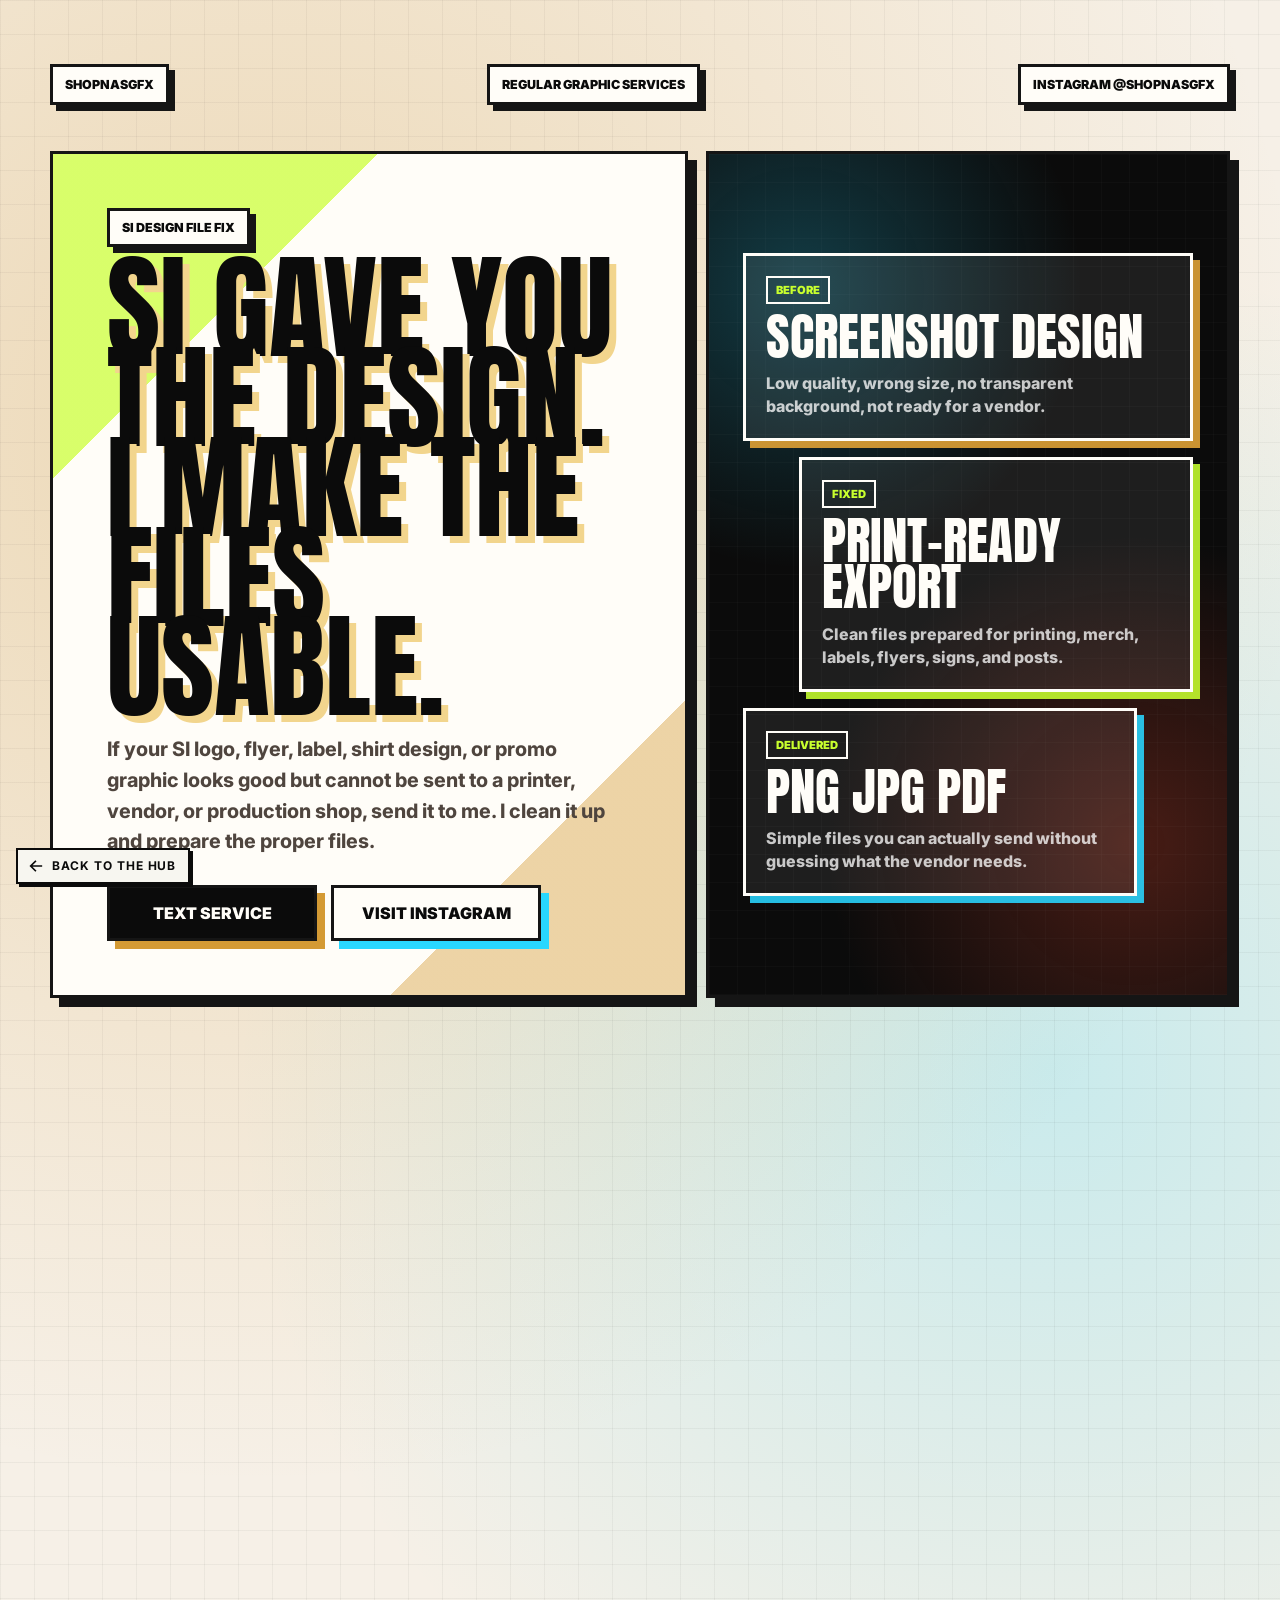
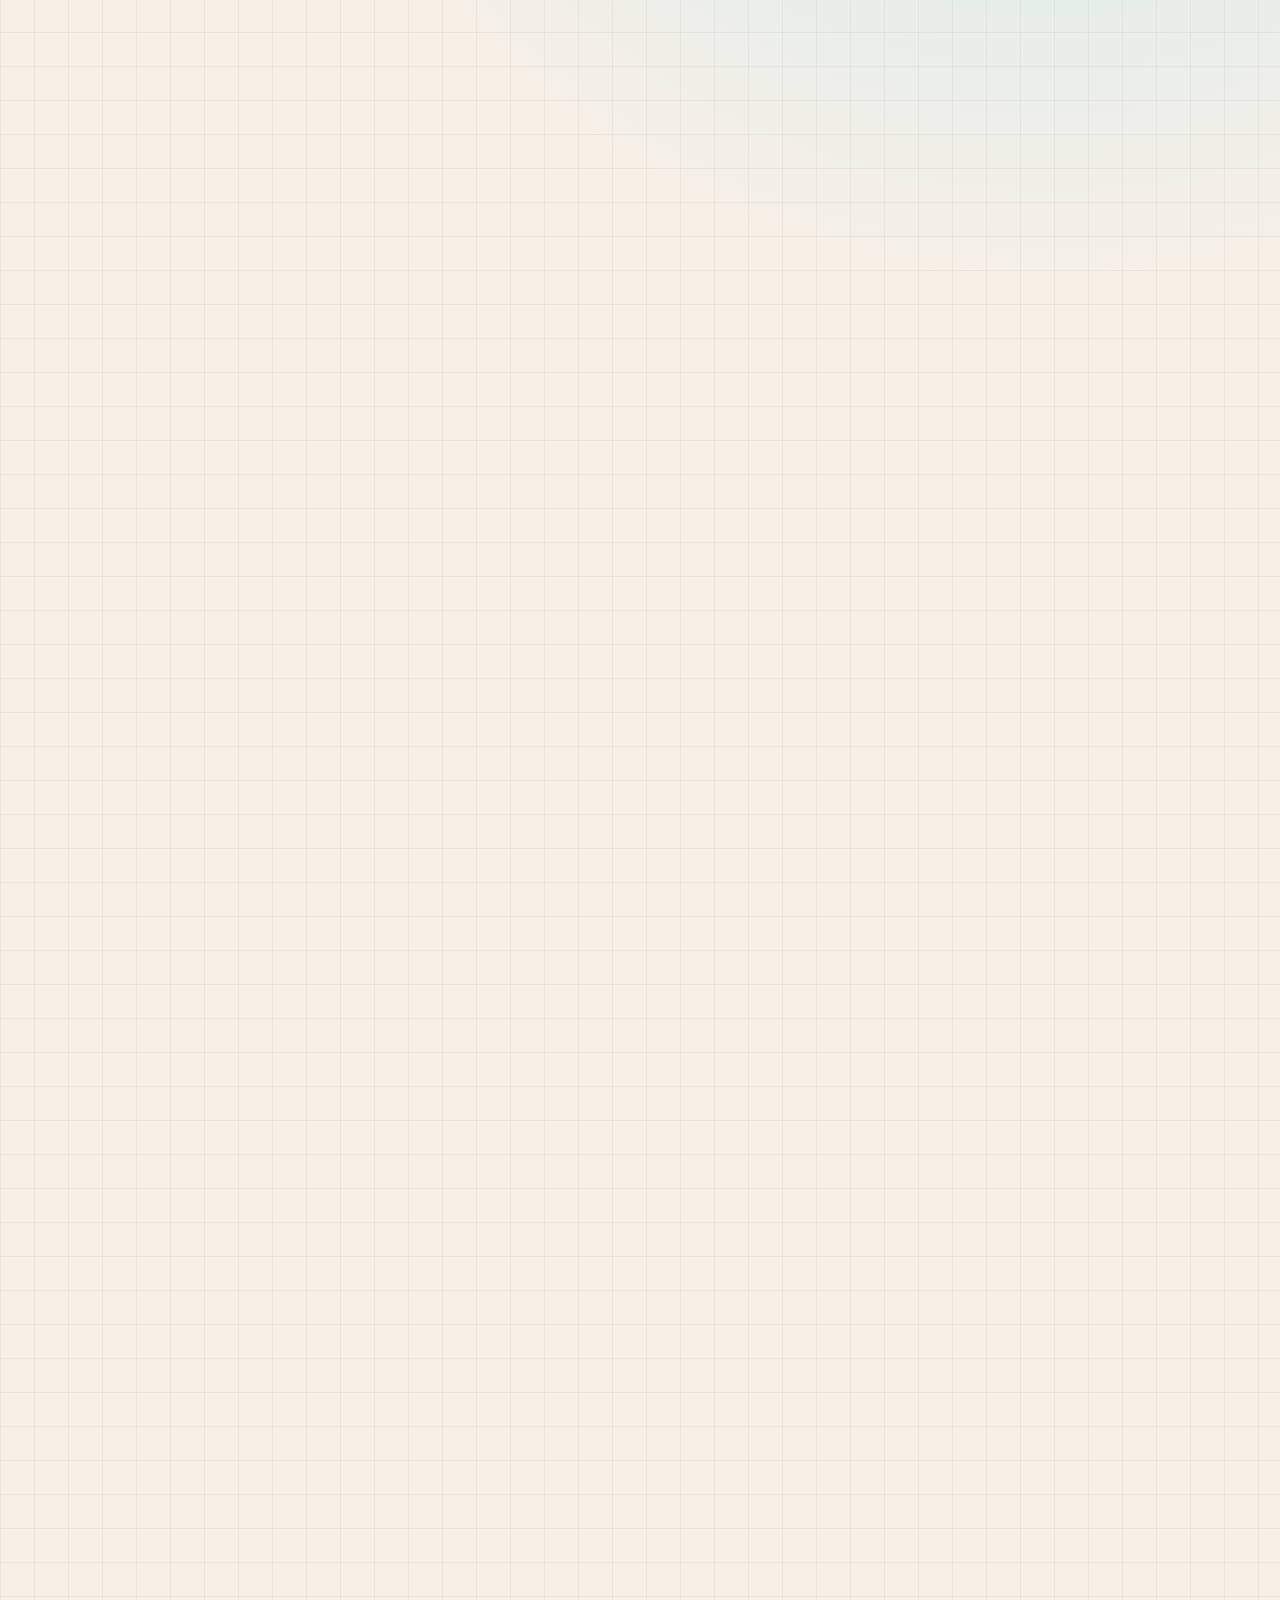
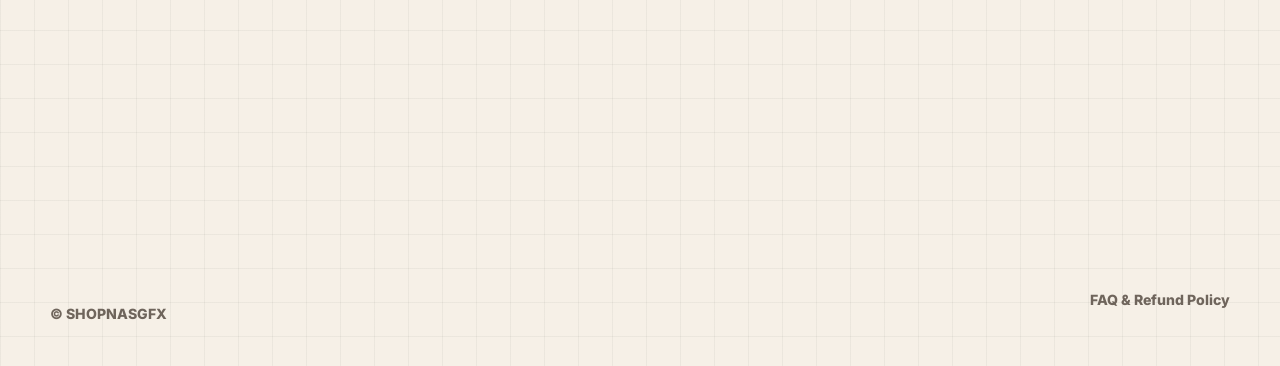
<file: ai-design-file-fix.html>
<!DOCTYPE html>
<html lang="en"><head><meta charset="UTF-8"><meta http-equiv="refresh" content="0; url=si-design-file-fix.html"><link rel="canonical" href="si-design-file-fix.html"><title>SI Design File Fix | SHOPNASGFX</title></head><body><p>This page moved to <a href="si-design-file-fix.html">SI Design File Fix</a>.</p></body></html>
</file>
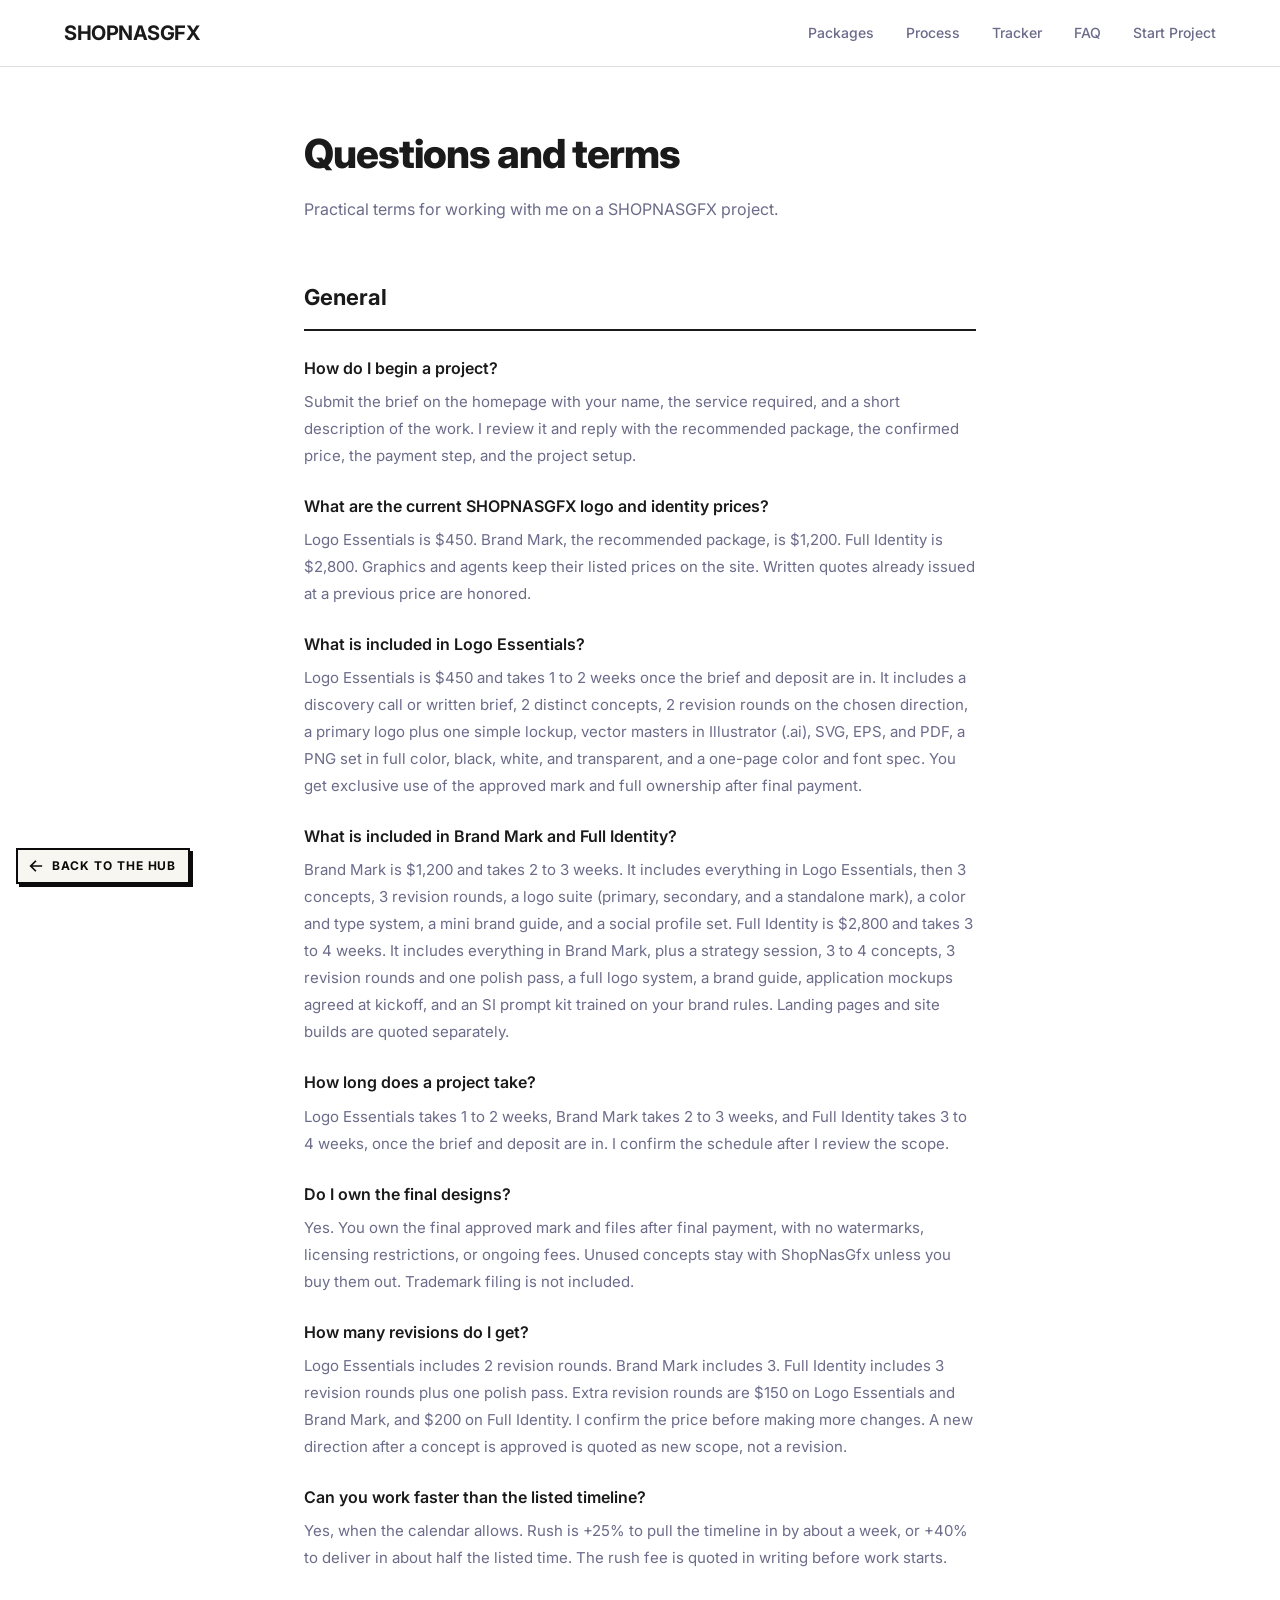
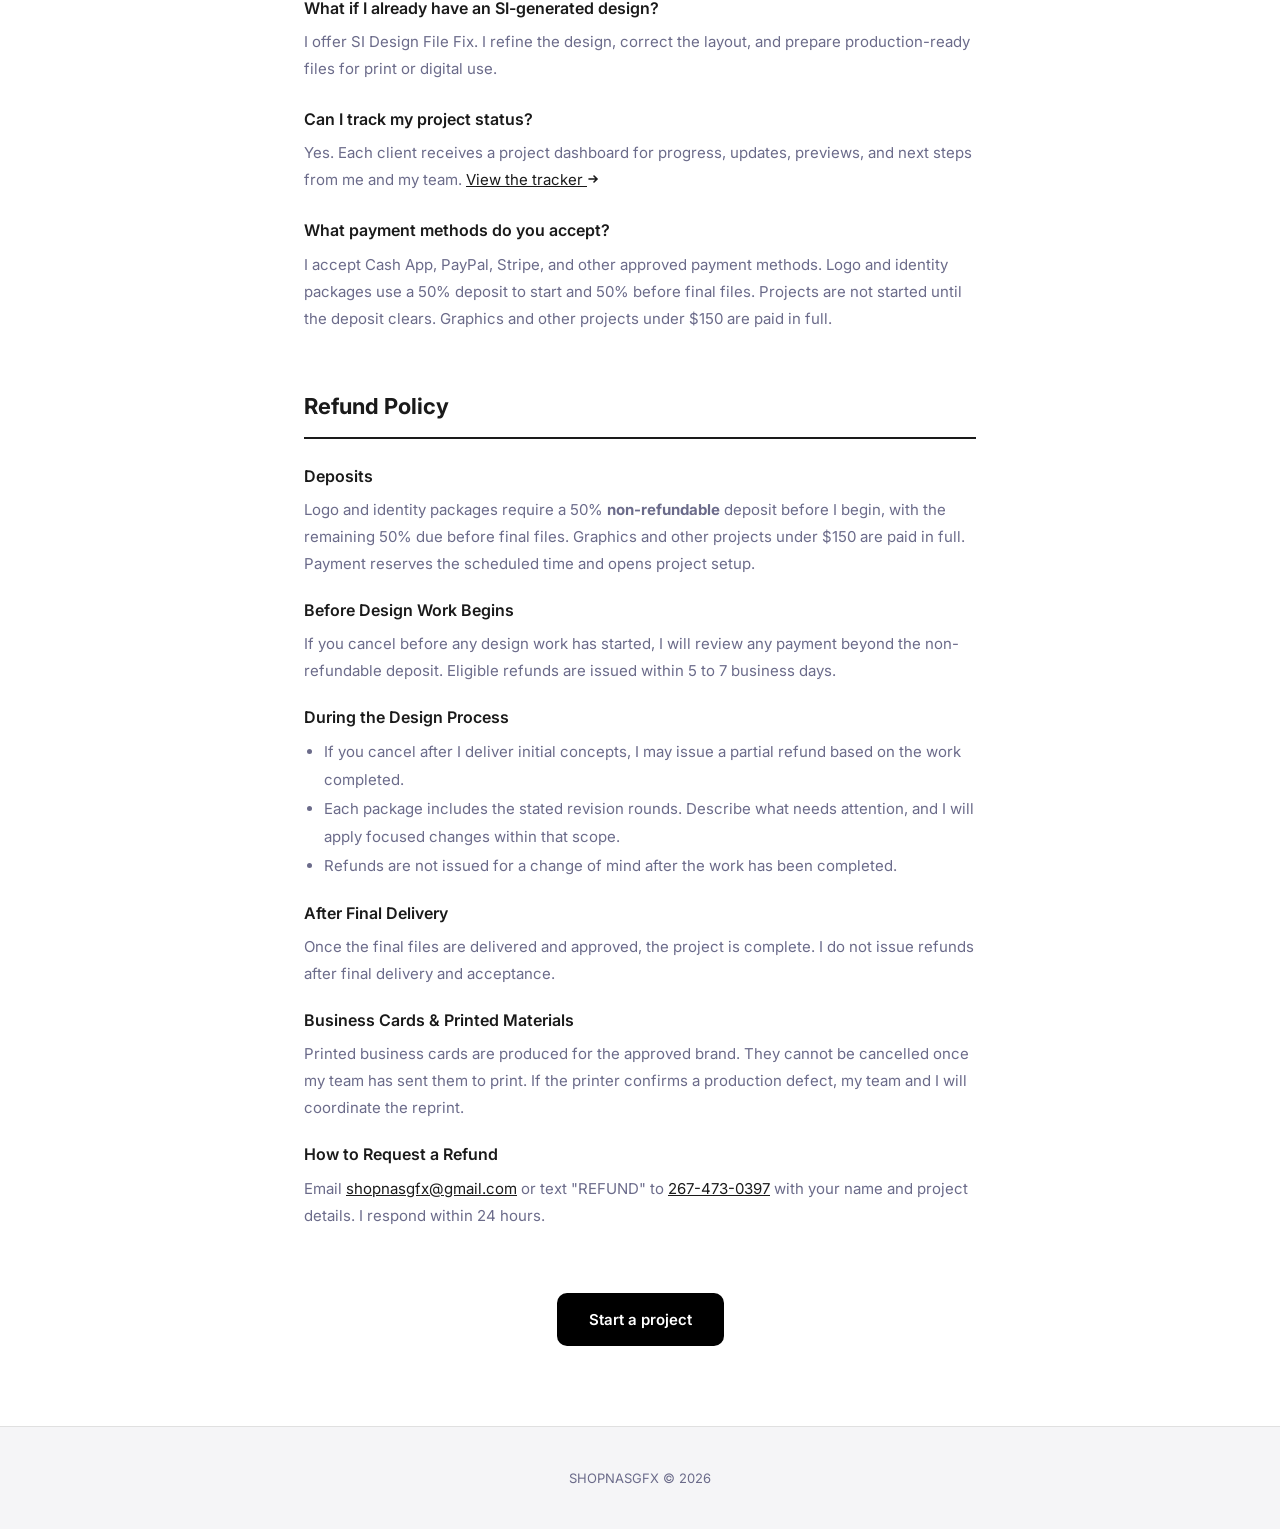
<file: faq.html>
<!DOCTYPE html>
<html lang="en">
<head>
  <meta charset="UTF-8">
  <meta name="viewport" content="width=device-width, initial-scale=1.0">
  <title>FAQ & Refund Policy | SHOPNASGFX</title>
  <link href="https://fonts.googleapis.com/css2?family=Inter:wght@300;400;500;600;700&display=swap" rel="stylesheet">
  <style>
    * { margin: 0; padding: 0; box-sizing: border-box; }
    :root { --bg: #ffffff; --bg-soft: #f5f5f7; --text: #1a1a1a; --muted: #6b6b8a; --border: #e0e0e0; }
    body { font-family: 'Inter', -apple-system, BlinkMacSystemFont, sans-serif; background: var(--bg); color: var(--text); line-height: 1.7; -webkit-font-smoothing: antialiased; }
    nav { position: fixed; top: 0; left: 0; right: 0; background: rgba(255,255,255,0.92); backdrop-filter: blur(12px); border-bottom: 1px solid var(--border); z-index: 100; }
    .nav-inner { max-width: 1200px; margin: 0 auto; padding: 16px 24px; display: flex; justify-content: space-between; align-items: center; }
    .logo { font-size: 20px; font-weight: 700; color: var(--text); text-decoration: none; letter-spacing: -0.5px; }
    .nav-links { display: flex; gap: 32px; }
    .nav-links a { font-size: 14px; font-weight: 500; color: var(--muted); text-decoration: none; transition: color 0.2s; }
    .nav-links a:hover { color: #000; }
    .menu-toggle { display: none; flex-direction: column; cursor: pointer; gap: 5px; background: none; border: none; padding: 4px; z-index: 1001; }
    .menu-toggle span { display: block; width: 24px; height: 2px; background: #000; border-radius: 2px; }

    .page { max-width: 720px; margin: 0 auto; padding: 120px 24px 80px; }
    h1 { font-size: clamp(28px, 5vw, 40px); font-weight: 800; letter-spacing: -1px; margin-bottom: 8px; }
    .subtitle { color: var(--muted); font-size: 16px; margin-bottom: 48px; }

    h2 { font-size: 22px; font-weight: 700; margin-top: 56px; margin-bottom: 24px; padding-bottom: 12px; border-bottom: 2px solid var(--text); }

    .faq-item { margin-bottom: 24px; }
    .faq-q { font-weight: 600; font-size: 16px; margin-bottom: 6px; }
    .faq-a { color: var(--muted); font-size: 15px; line-height: 1.8; }

    .policy-section { margin-bottom: 20px; }
    .policy-section h3 { font-size: 16px; font-weight: 600; margin-bottom: 6px; }
    .policy-section p { color: var(--muted); font-size: 15px; line-height: 1.8; }
    .policy-section ul { color: var(--muted); font-size: 15px; padding-left: 20px; line-height: 1.9; }

    .btn { display: inline-flex; align-items: center; justify-content: center; padding: 14px 32px; font-size: 15px; font-weight: 600; text-decoration: none; border-radius: 10px; transition: all 0.25s; border: none; cursor: pointer; }
    .btn-black { background: #000; color: #fff; }
    .btn-black:hover { background: #222; transform: translateY(-2px); }

    footer { padding: 40px 24px; text-align: center; border-top: 1px solid var(--border); background: var(--bg-soft); }
    footer p { font-size: 13px; color: var(--muted); }

    @media (max-width: 768px) {
      .menu-toggle { display: flex; position: absolute; top: 16px; right: 24px; }
      .nav-links { display: none; position: fixed; top: 0; left: 0; width: 100%; height: 100vh; background: rgba(255,255,255,0.97); flex-direction: column; align-items: center; justify-content: center; gap: 32px; z-index: 1000; }
      .nav-links.active { display: flex; }
      .nav-links a { font-size: 22px; color: #000; }
    }
  </style>
</head>
<body>
  <nav>
    <div class="nav-inner">
      <a href="index.html" class="logo">SHOPNASGFX</a>
      <button class="menu-toggle" onclick="document.getElementById('navLinks').classList.toggle('active')" aria-label="Menu"><span></span><span></span><span></span></button>
      <div class="nav-links" id="navLinks">
        <a href="index.html#services">Packages</a>
        <a href="index.html#how">Process</a>
        <a href="https://innergclaw.github.io/shopnasgfx-tracker/" target="_blank">Tracker</a>
        <a href="faq.html">FAQ</a>
        <a href="index.html#start">Start Project</a>
      </div>
    </div>
  </nav>

  <div class="page">
    <h1>Questions and terms</h1>
    <p class="subtitle">Practical terms for working with me on a SHOPNASGFX project.</p>

    <h2>General</h2>

    <div class="faq-item">
      <div class="faq-q">How do I begin a project?</div>
      <div class="faq-a">Submit the brief on the homepage with your name, the service required, and a short description of the work. I review it and reply with the recommended package, the confirmed price, the payment step, and the project setup.</div>
    </div>

    <div class="faq-item">
      <div class="faq-q">What are the current SHOPNASGFX logo and identity prices?</div>
      <div class="faq-a">Logo Essentials is $450. Brand Mark, the recommended package, is $1,200. Full Identity is $2,800. Graphics and agents keep their listed prices on the site. Written quotes already issued at a previous price are honored.</div>
    </div>

    <div class="faq-item">
      <div class="faq-q">What is included in Logo Essentials?</div>
      <div class="faq-a">Logo Essentials is $450 and takes 1 to 2 weeks once the brief and deposit are in. It includes a discovery call or written brief, 2 distinct concepts, 2 revision rounds on the chosen direction, a primary logo plus one simple lockup, vector masters in Illustrator (.ai), SVG, EPS, and PDF, a PNG set in full color, black, white, and transparent, and a one-page color and font spec. You get exclusive use of the approved mark and full ownership after final payment.</div>
    </div>

    <div class="faq-item">
      <div class="faq-q">What is included in Brand Mark and Full Identity?</div>
      <div class="faq-a">Brand Mark is $1,200 and takes 2 to 3 weeks. It includes everything in Logo Essentials, then 3 concepts, 3 revision rounds, a logo suite (primary, secondary, and a standalone mark), a color and type system, a mini brand guide, and a social profile set. Full Identity is $2,800 and takes 3 to 4 weeks. It includes everything in Brand Mark, plus a strategy session, 3 to 4 concepts, 3 revision rounds and one polish pass, a full logo system, a brand guide, application mockups agreed at kickoff, and an SI prompt kit trained on your brand rules. Landing pages and site builds are quoted separately.</div>
    </div>

    <div class="faq-item">
      <div class="faq-q">How long does a project take?</div>
      <div class="faq-a">Logo Essentials takes 1 to 2 weeks, Brand Mark takes 2 to 3 weeks, and Full Identity takes 3 to 4 weeks, once the brief and deposit are in. I confirm the schedule after I review the scope.</div>
    </div>

    <div class="faq-item">
      <div class="faq-q">Do I own the final designs?</div>
      <div class="faq-a">Yes. You own the final approved mark and files after final payment, with no watermarks, licensing restrictions, or ongoing fees. Unused concepts stay with ShopNasGfx unless you buy them out. Trademark filing is not included.</div>
    </div>

    <div class="faq-item">
      <div class="faq-q">How many revisions do I get?</div>
      <div class="faq-a">Logo Essentials includes 2 revision rounds. Brand Mark includes 3. Full Identity includes 3 revision rounds plus one polish pass. Extra revision rounds are $150 on Logo Essentials and Brand Mark, and $200 on Full Identity. I confirm the price before making more changes. A new direction after a concept is approved is quoted as new scope, not a revision.</div>
    </div>

    <div class="faq-item">
      <div class="faq-q">Can you work faster than the listed timeline?</div>
      <div class="faq-a">Yes, when the calendar allows. Rush is +25% to pull the timeline in by about a week, or +40% to deliver in about half the listed time. The rush fee is quoted in writing before work starts.</div>
    </div>

    <div class="faq-item">
      <div class="faq-q">What if I already have an SI-generated design?</div>
      <div class="faq-a">I offer SI Design File Fix. I refine the design, correct the layout, and prepare production-ready files for print or digital use.</div>
    </div>

    <div class="faq-item">
      <div class="faq-q">Can I track my project status?</div>
      <div class="faq-a">Yes. Each client receives a project dashboard for progress, updates, previews, and next steps from me and my team. <a href="https://innergclaw.github.io/shopnasgfx-tracker/" style="color:var(--text);text-decoration:underline;">View the tracker <svg aria-hidden="true" width="12" height="12" viewBox="0 0 12 12"><path d="M2 6h8M7 3l3 3-3 3" fill="none" stroke="currentColor" stroke-width="1.6" stroke-linecap="round"/></svg></a></div>
    </div>

    <div class="faq-item">
      <div class="faq-q">What payment methods do you accept?</div>
      <div class="faq-a">I accept Cash App, PayPal, Stripe, and other approved payment methods. Logo and identity packages use a 50% deposit to start and 50% before final files. Projects are not started until the deposit clears. Graphics and other projects under $150 are paid in full.</div>
    </div>

    <h2>Refund Policy</h2>

    <div class="policy-section">
      <h3>Deposits</h3>
      <p>Logo and identity packages require a 50% <strong>non-refundable</strong> deposit before I begin, with the remaining 50% due before final files. Graphics and other projects under $150 are paid in full. Payment reserves the scheduled time and opens project setup.</p>
    </div>

    <div class="policy-section">
      <h3>Before Design Work Begins</h3>
      <p>If you cancel before any design work has started, I will review any payment beyond the non-refundable deposit. Eligible refunds are issued within 5 to 7 business days.</p>
    </div>

    <div class="policy-section">
      <h3>During the Design Process</h3>
      <ul>
        <li>If you cancel after I deliver initial concepts, I may issue a partial refund based on the work completed.</li>
        <li>Each package includes the stated revision rounds. Describe what needs attention, and I will apply focused changes within that scope.</li>
        <li>Refunds are not issued for a change of mind after the work has been completed.</li>
      </ul>
    </div>

    <div class="policy-section">
      <h3>After Final Delivery</h3>
      <p>Once the final files are delivered and approved, the project is complete. I do not issue refunds after final delivery and acceptance.</p>
    </div>

    <div class="policy-section">
      <h3>Business Cards & Printed Materials</h3>
      <p>Printed business cards are produced for the approved brand. They cannot be cancelled once my team has sent them to print. If the printer confirms a production defect, my team and I will coordinate the reprint.</p>
    </div>

    <div class="policy-section">
      <h3>How to Request a Refund</h3>
      <p>Email <a href="mailto:shopnasgfx@gmail.com" style="color:var(--text);text-decoration:underline;">shopnasgfx@gmail.com</a> or text "REFUND" to <a href="sms:2674730397" style="color:var(--text);text-decoration:underline;">267-473-0397</a> with your name and project details. I respond within 24 hours.</p>
    </div>

    <div style="text-align:center;margin-top:64px;">
      <a href="index.html#start" class="btn btn-black">Start a project</a>
    </div>
  </div>

  <footer>
    <p>SHOPNASGFX © 2026</p>
  </footer>
<script src="hub-nav.js" defer data-bg="#F7F6F0" data-ink="#0B0B0B" data-accent="#C7FF38" data-accent-ink="#0B0B0B" data-icon="#0B0B0B" data-font="Inter,system-ui,-apple-system,Segoe UI,sans-serif"></script>
</body>
</html>
</file>
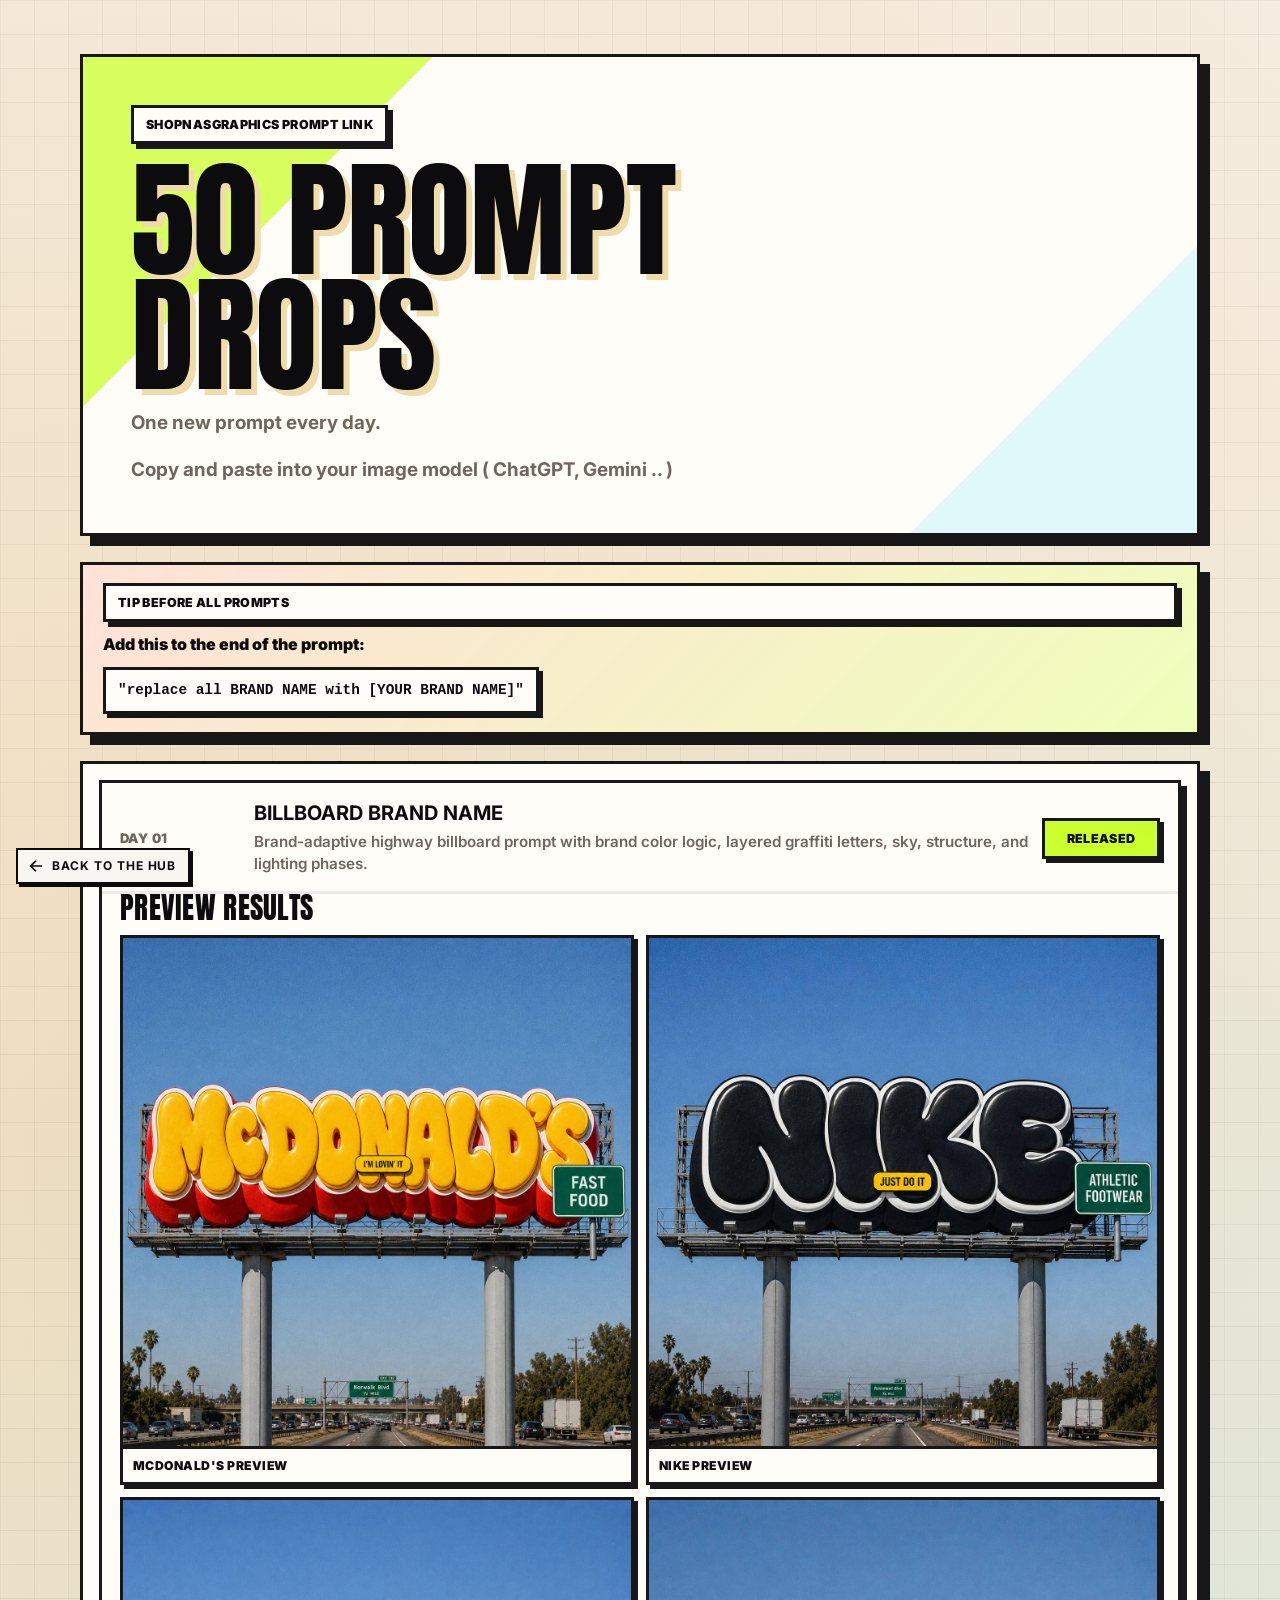
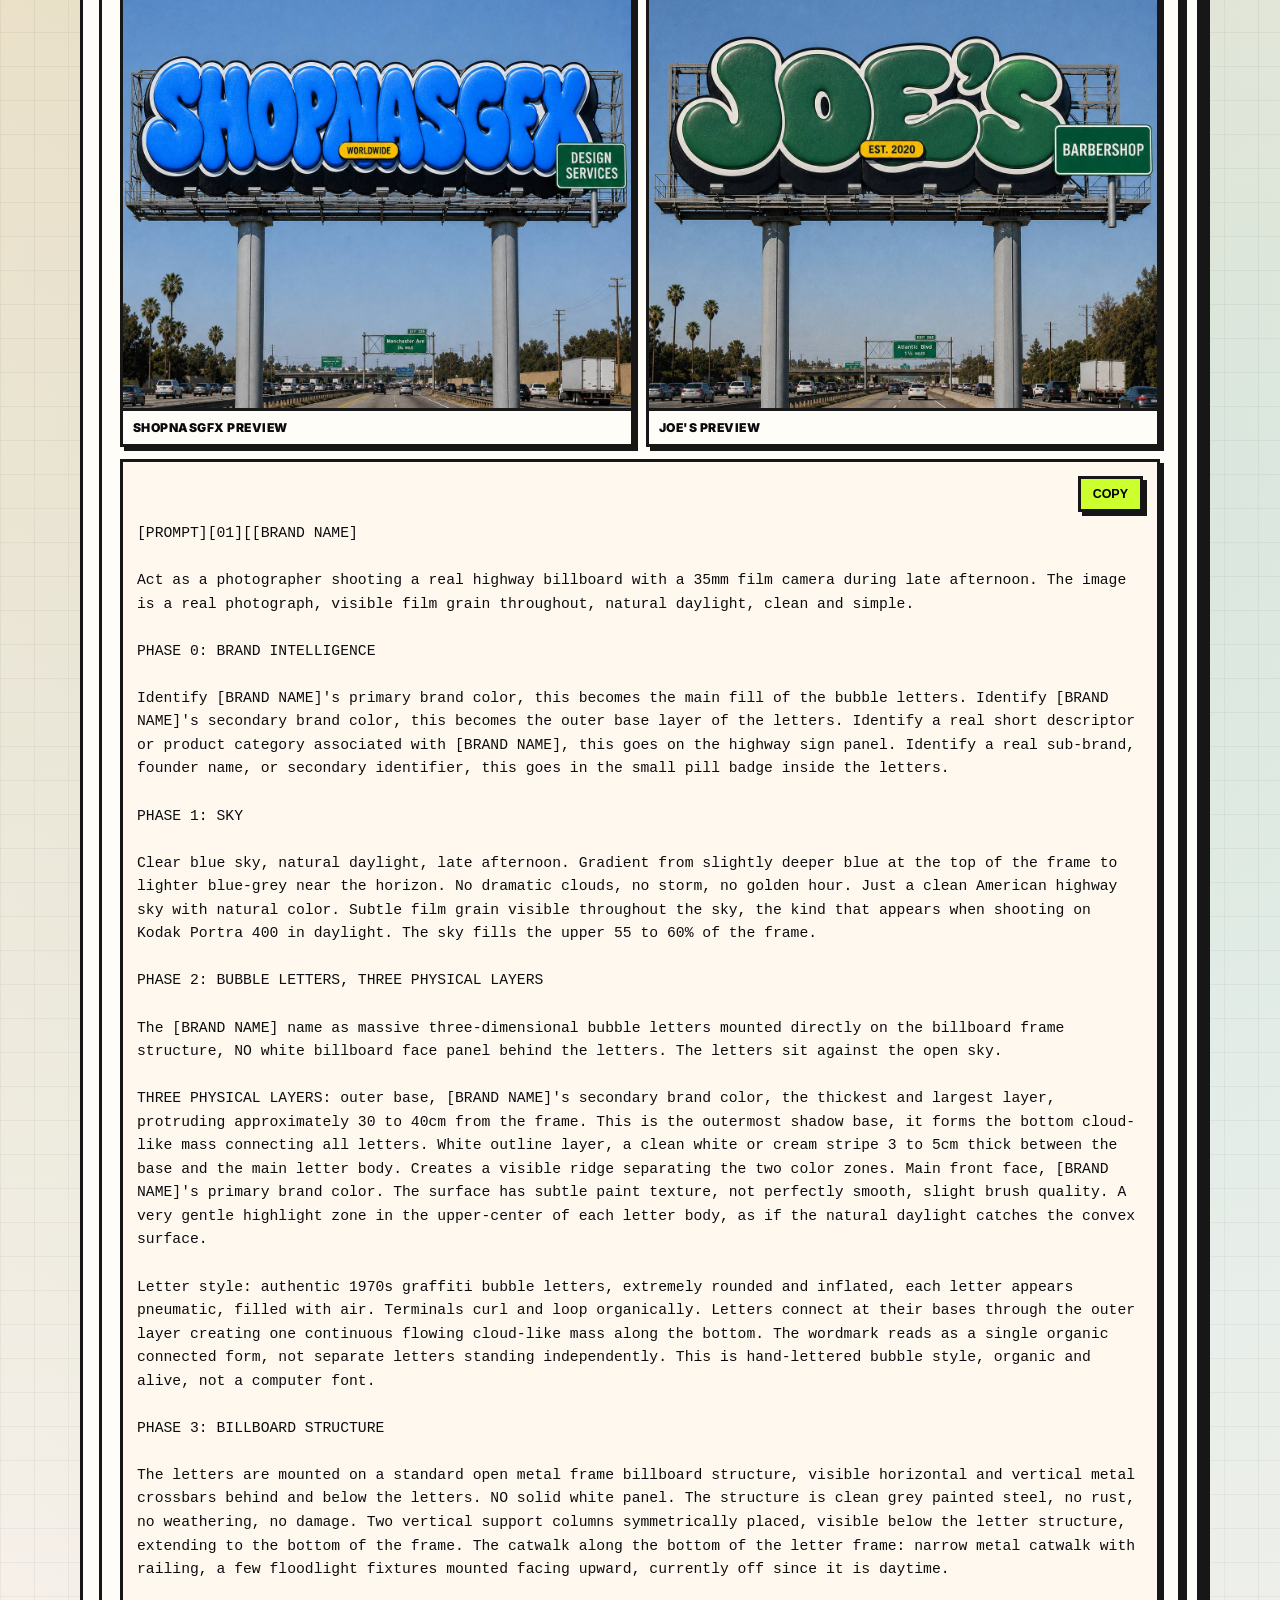
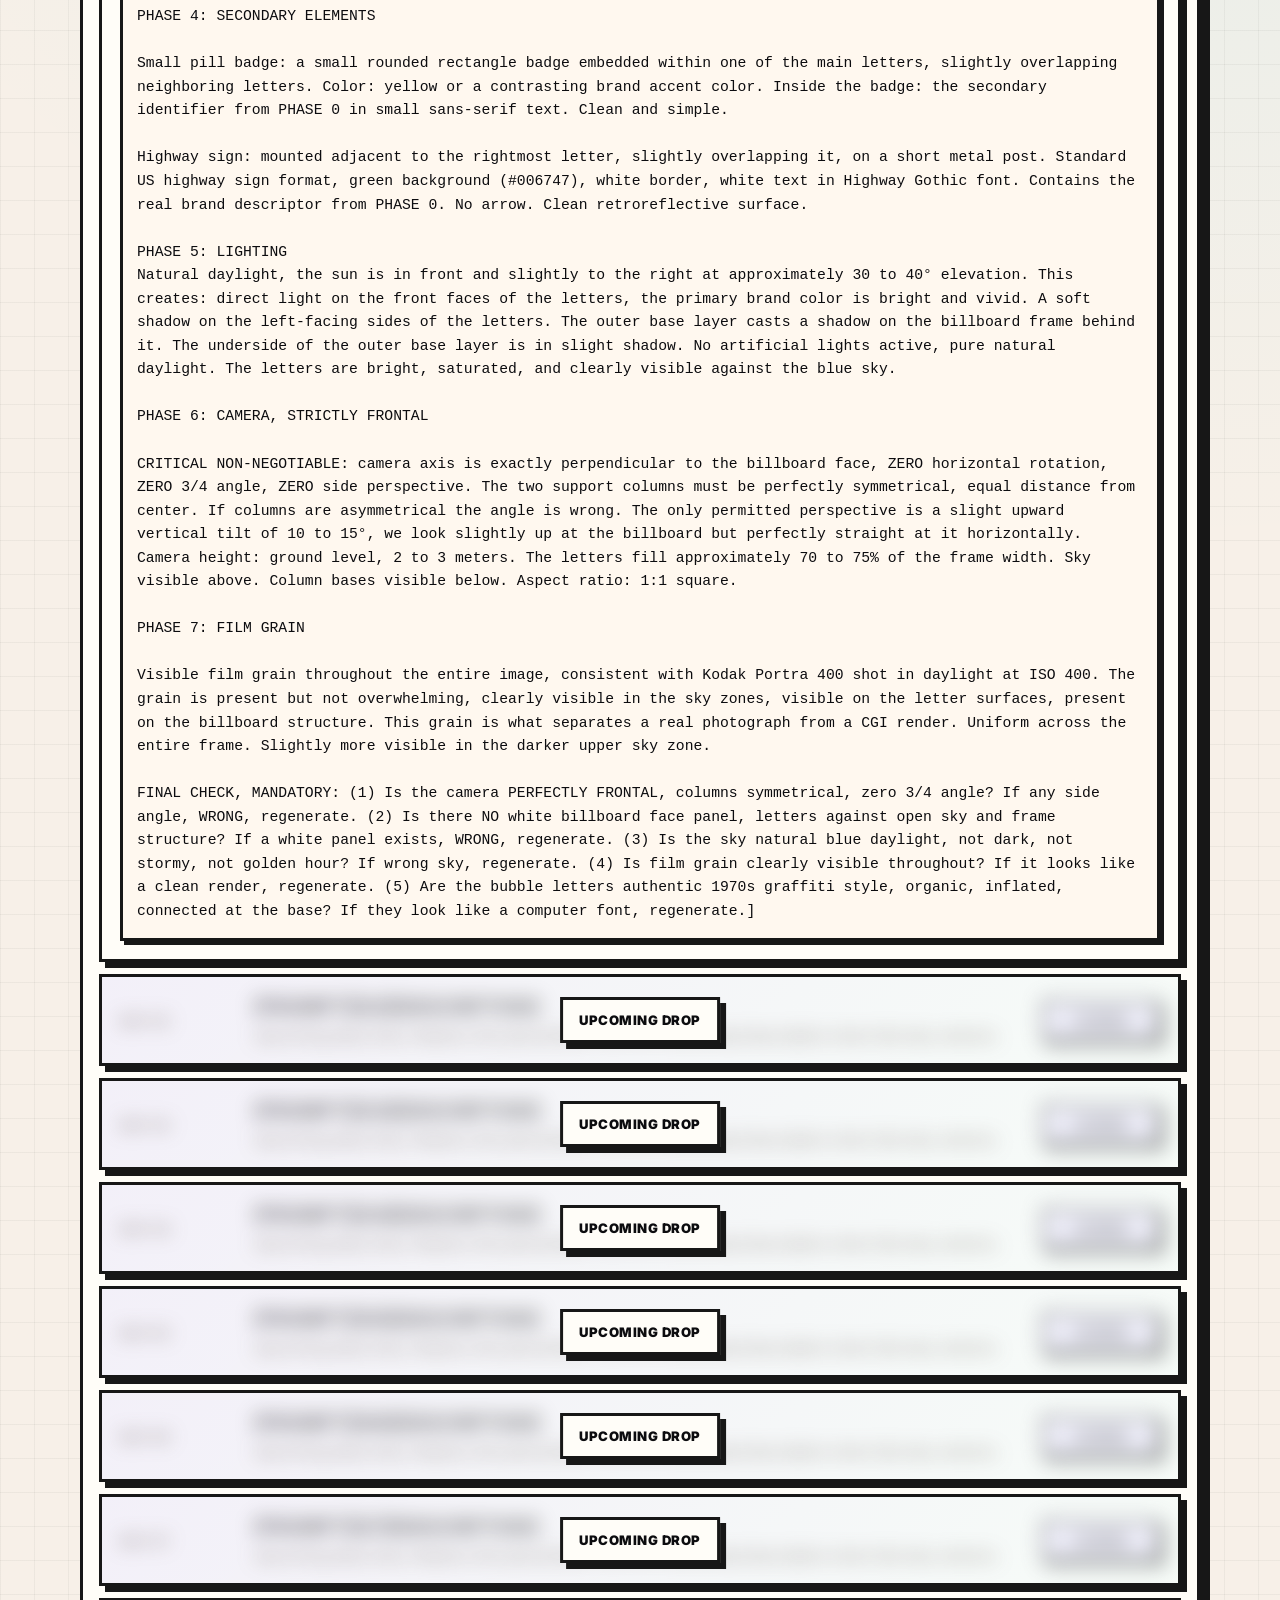
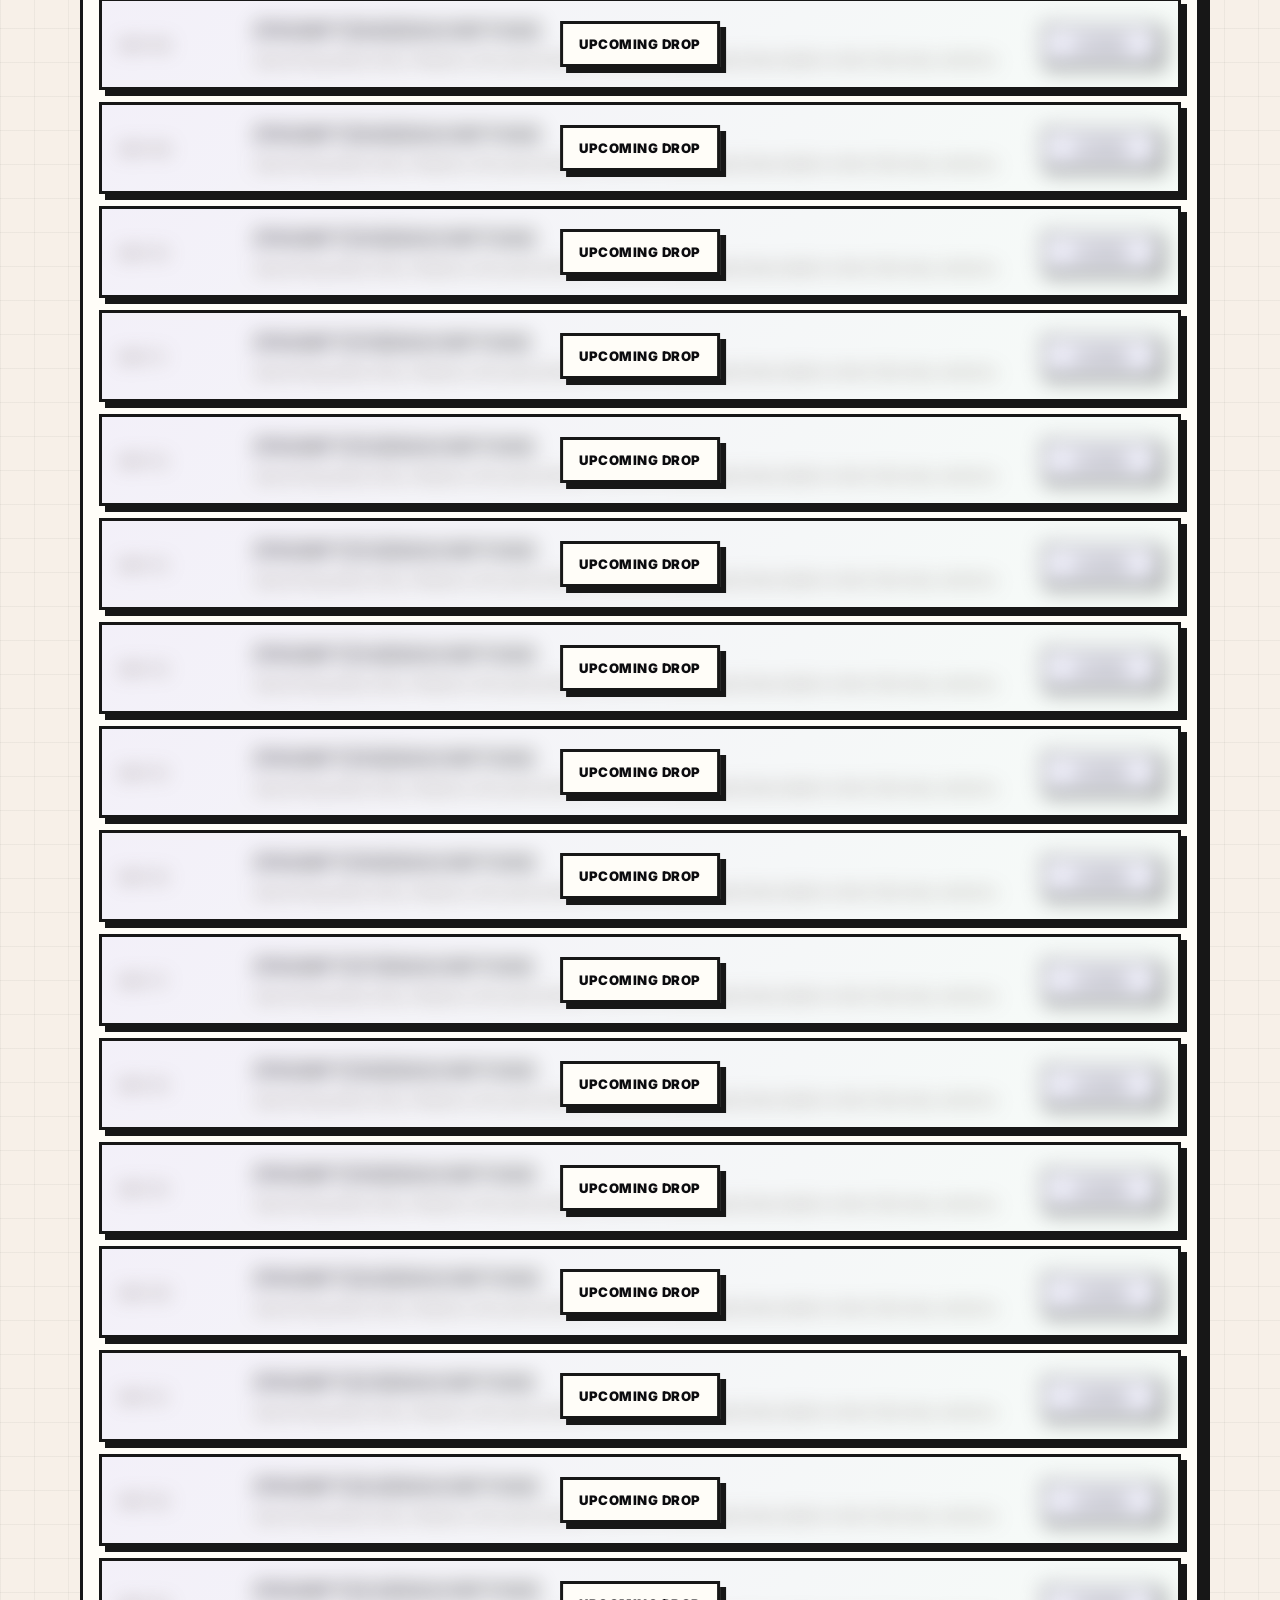
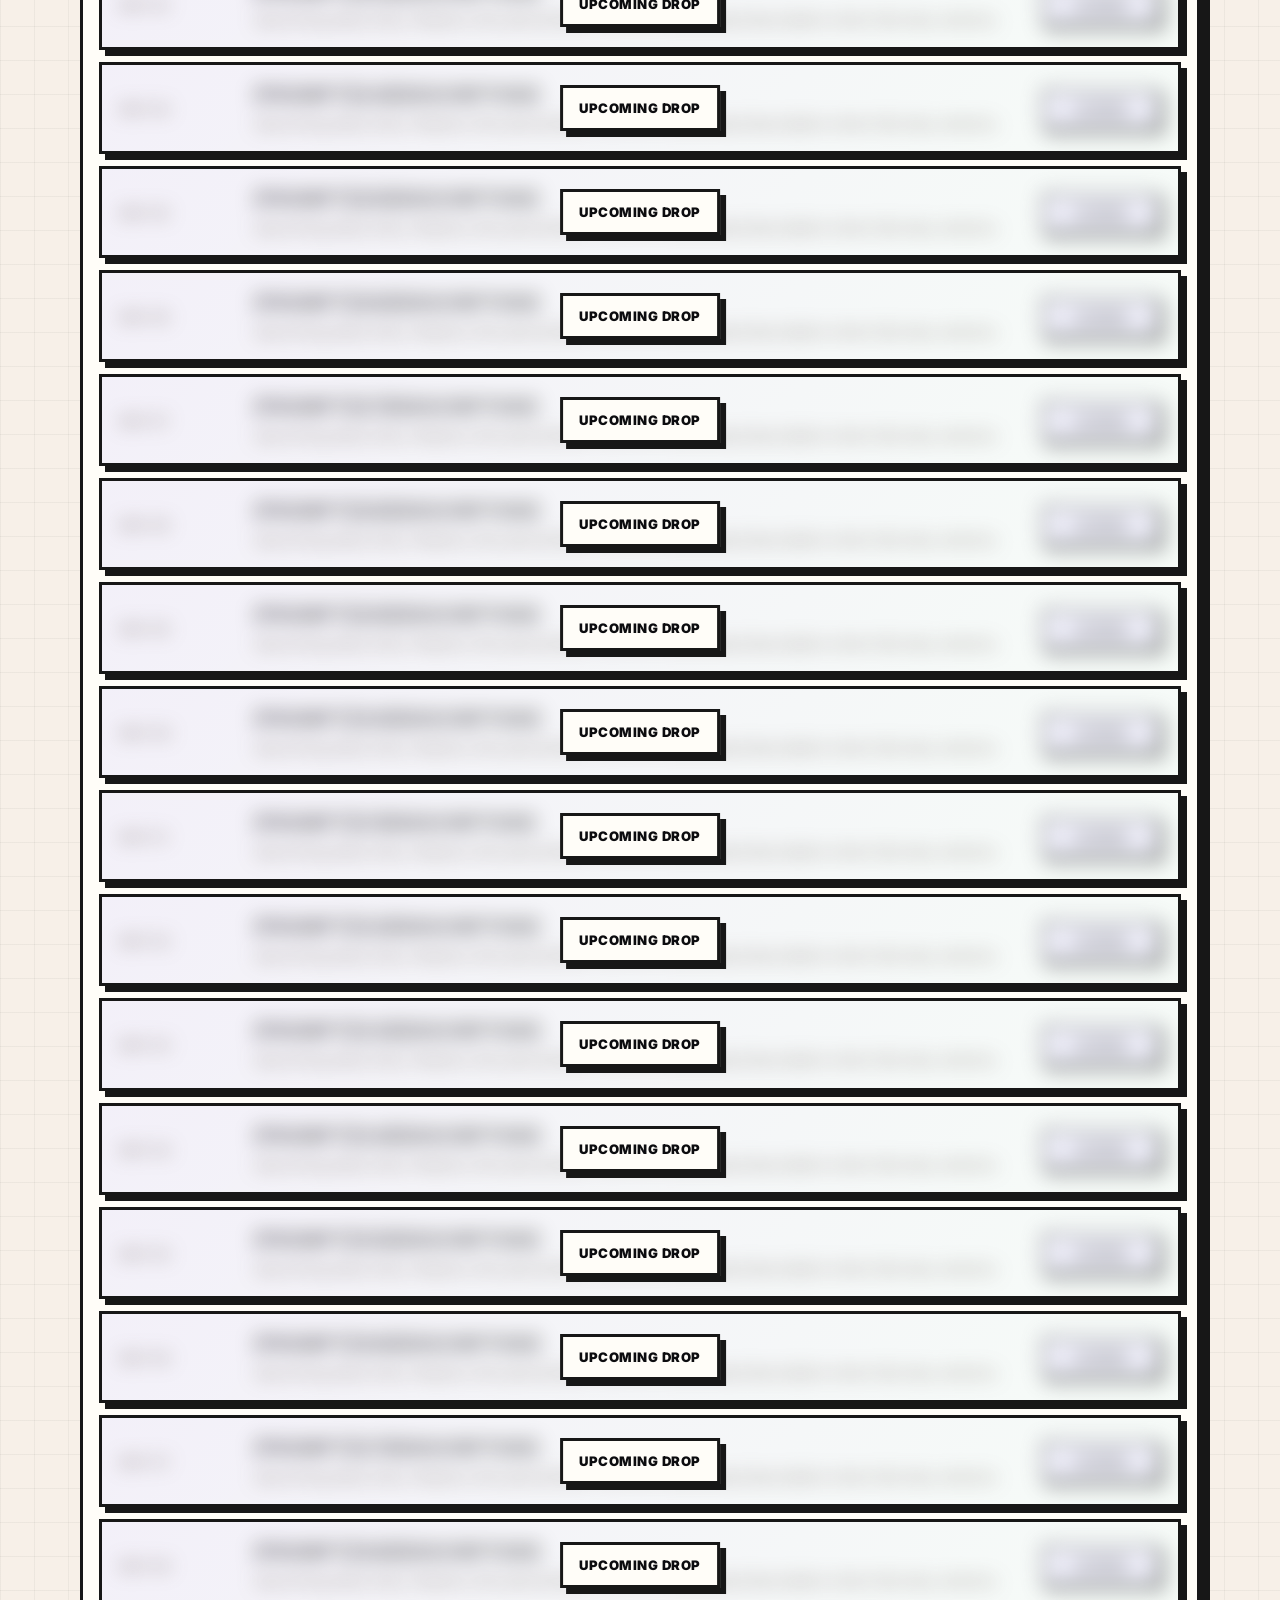
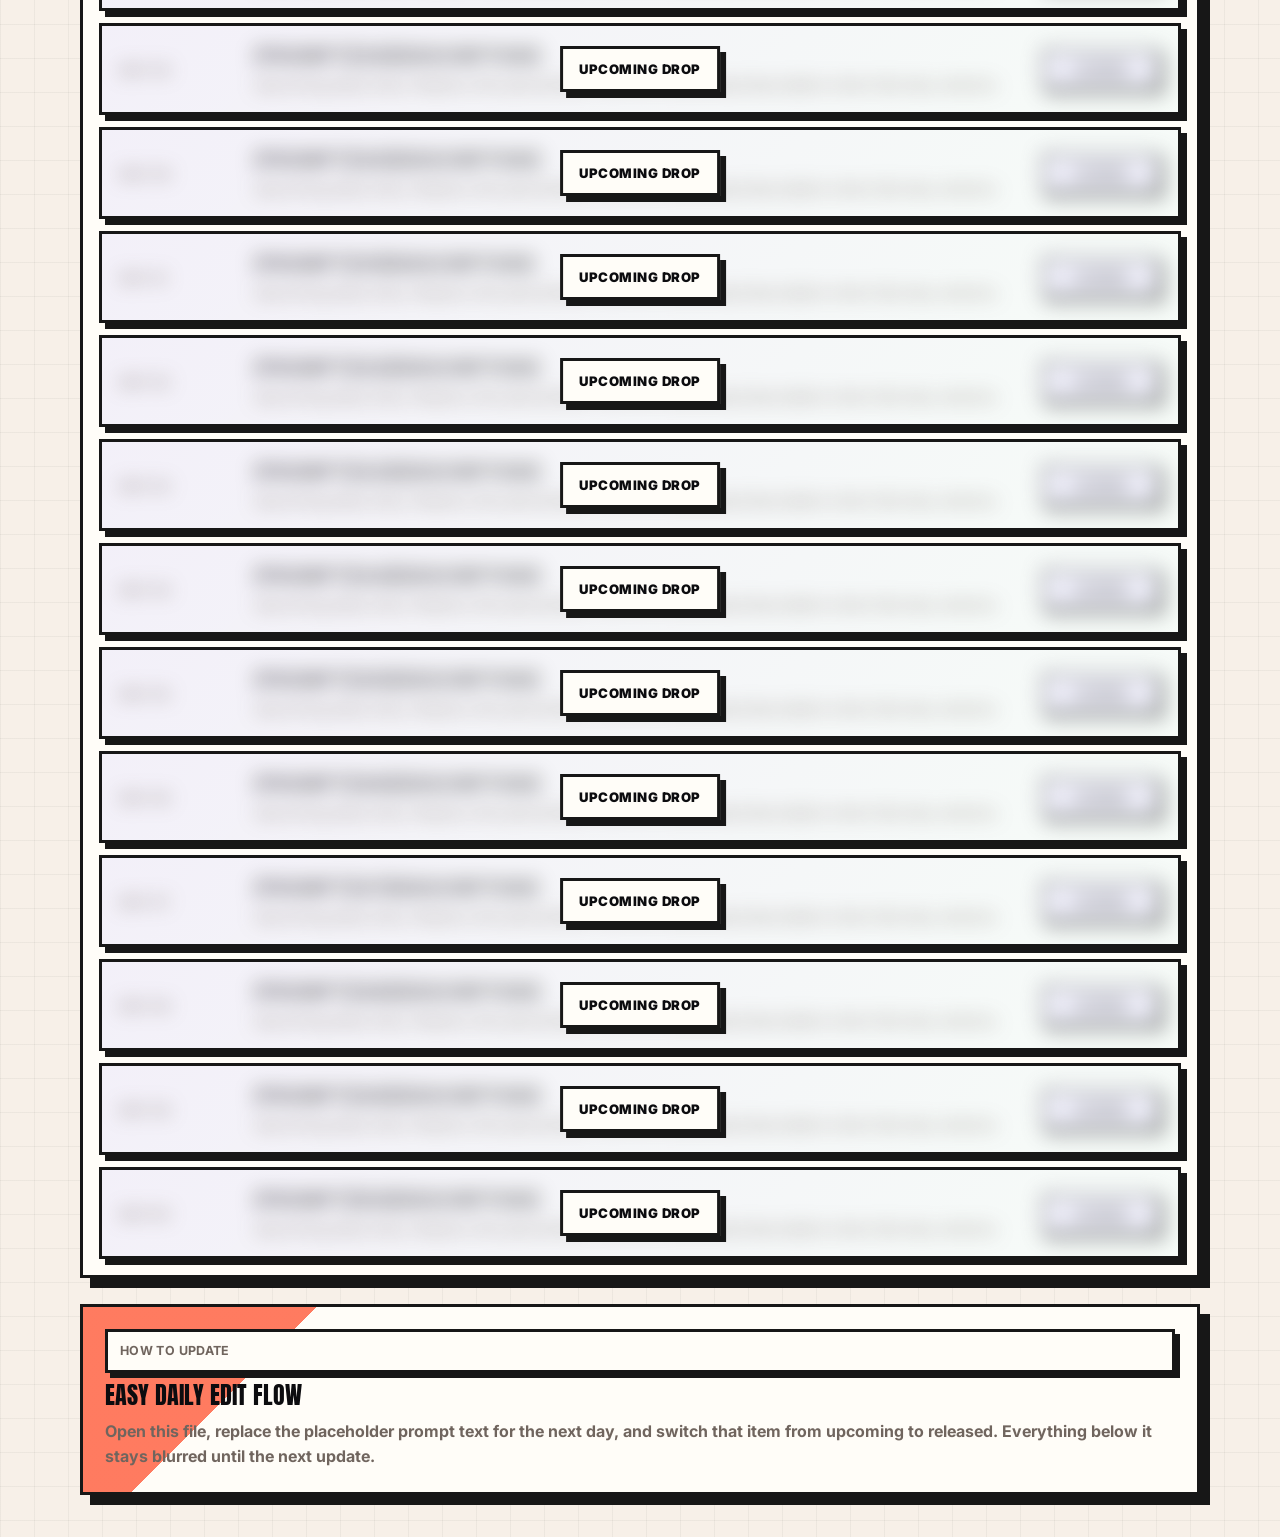
<file: prompts.html>
<!DOCTYPE html>
<html lang="en">
<head>
  <meta charset="UTF-8" />
  <meta name="viewport" content="width=device-width, initial-scale=1.0" />
  <title>ShopNasGraphics | 50 Prompt Drops</title>
  <meta name="description" content="Daily prompt drops from ShopNasGraphics. Unlock one new prompt each day from the 50-prompt collection." />
  <link rel="preconnect" href="https://fonts.googleapis.com">
  <link rel="preconnect" href="https://fonts.gstatic.com" crossorigin>
  <link href="https://fonts.googleapis.com/css2?family=Anton&family=Inter:wght@400;500;600;700;800;900&display=swap" rel="stylesheet">
  <style>
    :root {
      --ink: #0c0c0f;
      --paper: #f7f0e8;
      --white: #fffdf8;
      --muted: #70655e;
      --line: #171717;
      --gold: #d59f38;
      --gold-soft: #efdcaa;
      --lime: #cbff2d;
      --coral: #ff5230;
      --cyan: #26d7ff;
      --violet: #6255ff;
      --shadow: 10px 10px 0 var(--line);
    }

    * { box-sizing: border-box; }

    body {
      margin: 0;
      font-family: Inter, system-ui, -apple-system, BlinkMacSystemFont, "Segoe UI", sans-serif;
      color: var(--ink);
      background:
        linear-gradient(90deg, rgba(12,12,15,.045) 1px, transparent 1px),
        linear-gradient(180deg, rgba(12,12,15,.045) 1px, transparent 1px),
        radial-gradient(circle at 14% 12%, rgba(213,159,56,.24), transparent 24%),
        radial-gradient(circle at 88% 22%, rgba(38,215,255,.14), transparent 22%),
        var(--paper);
      background-size: 34px 34px, 34px 34px, auto, auto, auto;
    }

    a { color: inherit; text-decoration: none; }
    h1, h2, p { margin: 0; }

    .page-shell {
      width: min(1120px, calc(100% - 28px));
      margin: 0 auto;
      padding: 54px 0 42px;
      display: grid;
      gap: 26px;
    }

    .hero,
    .tip-panel,
    .drop-list,
    .notes-panel {
      border: 3px solid var(--line);
      background: var(--white);
      box-shadow: var(--shadow);
    }

    .hero {
      padding: clamp(24px, 5vw, 48px);
      background:
        linear-gradient(135deg, rgba(203,255,45,.76) 0 22%, transparent 22% 100%),
        linear-gradient(315deg, rgba(38,215,255,.14) 0 18%, transparent 18% 100%),
        var(--white);
    }

    .eyebrow,
    .pill,
    .drop-day,
    .drop-status {
      text-transform: uppercase;
      font-weight: 900;
      letter-spacing: .03em;
    }

    .eyebrow {
      display: inline-flex;
      border: 3px solid var(--line);
      background: var(--white);
      box-shadow: 5px 5px 0 var(--line);
      padding: 9px 12px;
      font-size: .78rem;
    }

    h1,
    h2 {
      font-family: Anton, Impact, sans-serif;
      font-weight: 400;
      text-transform: uppercase;
      letter-spacing: 0;
      line-height: .9;
    }

    h1 {
      margin-top: 18px;
      max-width: 860px;
      font-size: clamp(3.5rem, 11vw, 8rem);
      text-shadow: 6px 6px 0 var(--gold-soft);
    }

    .lead {
      margin-top: 16px;
      max-width: 730px;
      color: var(--muted);
      font-size: clamp(1rem, 2vw, 1.18rem);
      line-height: 1.6;
      font-weight: 700;
    }

    .drop-list {
      padding: 16px;
      display: grid;
      gap: 12px;
    }

    .tip-panel {
      padding: 18px 20px;
      display: grid;
      gap: 10px;
      background:
        linear-gradient(135deg, rgba(255,82,48,.16), rgba(203,255,45,.3)),
        var(--white);
    }

    .tip-panel strong {
      font-size: 1rem;
      font-weight: 900;
      line-height: 1.55;
    }

    .tip-panel code {
      width: fit-content;
      max-width: 100%;
      border: 3px solid var(--line);
      padding: 10px 12px;
      background: var(--white);
      box-shadow: 4px 4px 0 var(--line);
      font-family: ui-monospace, SFMono-Regular, Menlo, Monaco, Consolas, "Liberation Mono", "Courier New", monospace;
      font-size: .9rem;
      font-weight: 800;
      line-height: 1.5;
      white-space: pre-wrap;
    }

    .drop-item {
      border: 3px solid var(--line);
      background: var(--white);
      box-shadow: 6px 6px 0 var(--line);
      overflow: hidden;
    }

    .drop-item summary {
      list-style: none;
      cursor: pointer;
    }

    .drop-item summary::-webkit-details-marker {
      display: none;
    }

    .drop-head {
      display: grid;
      grid-template-columns: 120px minmax(0, 1fr) auto;
      gap: 14px;
      align-items: center;
      padding: 18px 18px 16px;
    }

    .drop-day {
      font-size: .82rem;
      color: var(--muted);
    }

    .drop-copy strong {
      display: block;
      font-size: clamp(1.05rem, 2vw, 1.25rem);
      line-height: 1.2;
    }

    .drop-copy span {
      display: block;
      margin-top: 6px;
      color: var(--muted);
      font-size: .95rem;
      line-height: 1.45;
      font-weight: 600;
    }

    .drop-status {
      display: inline-flex;
      align-items: center;
      justify-content: center;
      min-width: 118px;
      border: 3px solid var(--line);
      padding: 10px 12px;
      background: var(--lime);
      box-shadow: 4px 4px 0 var(--line);
      font-size: .78rem;
    }

    .drop-body {
      padding: 0 18px 18px;
      border-top: 3px solid rgba(23,23,23,.08);
      display: grid;
      gap: 12px;
    }

    .prompt-preview,
    .prompt-note {
      border: 3px solid var(--line);
      background: #fff8ef;
      box-shadow: 4px 4px 0 var(--line);
      padding: 14px;
    }

    .preview-panel {
      display: grid;
      gap: 12px;
    }

    .preview-panel h3 {
      margin: 0;
      font-family: Anton, Impact, sans-serif;
      font-size: 1.8rem;
      font-weight: 400;
      letter-spacing: .01em;
      line-height: 1;
      text-transform: uppercase;
    }

    .preview-grid {
      display: grid;
      grid-template-columns: repeat(2, minmax(0, 1fr));
      gap: 12px;
    }

    .preview-card {
      margin: 0;
      border: 3px solid var(--line);
      background: var(--white);
      box-shadow: 4px 4px 0 var(--line);
      overflow: hidden;
    }

    .preview-card img {
      display: block;
      width: 100%;
      aspect-ratio: 1;
      object-fit: cover;
    }

    .preview-card figcaption {
      padding: 9px 10px;
      border-top: 3px solid var(--line);
      font-size: .76rem;
      font-weight: 900;
      letter-spacing: .04em;
      text-transform: uppercase;
    }

    .prompt-toolbar {
      display: flex;
      justify-content: flex-end;
      margin-bottom: 10px;
    }

    .copy-btn {
      border: 3px solid var(--line);
      background: var(--lime);
      box-shadow: 4px 4px 0 var(--line);
      padding: 8px 12px;
      font-size: .78rem;
      font-weight: 900;
      text-transform: uppercase;
      cursor: pointer;
    }

    .copy-btn.copied {
      background: var(--cyan);
    }

    .prompt-preview code {
      display: block;
      white-space: pre-wrap;
      font-family: ui-monospace, SFMono-Regular, Menlo, Monaco, Consolas, "Liberation Mono", "Courier New", monospace;
      font-size: .92rem;
      line-height: 1.6;
    }

    .prompt-note {
      background: #111;
      color: var(--white);
      font-size: .92rem;
      line-height: 1.55;
      font-weight: 600;
    }

    .drop-item.upcoming .drop-head,
    .drop-item.upcoming .drop-body {
      filter: blur(10px);
      opacity: .55;
      user-select: none;
      pointer-events: none;
    }

    .drop-item.upcoming {
      position: relative;
      background: linear-gradient(135deg, rgba(98,85,255,.08), rgba(38,215,255,.04));
    }

    .drop-item.upcoming::after {
      content: "Upcoming drop";
      position: absolute;
      top: 50%;
      left: 50%;
      transform: translate(-50%, -50%);
      border: 3px solid var(--line);
      background: var(--white);
      box-shadow: 6px 6px 0 var(--line);
      padding: 12px 16px;
      font-size: .82rem;
      font-weight: 900;
      text-transform: uppercase;
      letter-spacing: .04em;
      z-index: 2;
    }

    .drop-item.upcoming[open] {
      pointer-events: none;
    }

    .drop-item.upcoming .drop-status {
      background: #ece8ff;
    }

    .notes-panel {
      padding: 22px;
      display: grid;
      gap: 12px;
      background:
        linear-gradient(135deg, rgba(255,82,48,.76) 0 18%, transparent 18% 100%),
        var(--white);
    }

    .notes-panel p {
      color: var(--muted);
      line-height: 1.6;
      font-weight: 700;
    }

    @media (max-width: 760px) {
      .drop-head {
        grid-template-columns: 1fr;
      }

      .drop-status {
        width: fit-content;
      }

      h1 {
        font-size: clamp(2.8rem, 14vw, 5rem);
        line-height: .95;
        text-shadow: 4px 4px 0 var(--gold-soft);
      }

      .preview-grid {
        grid-template-columns: 1fr;
      }
    }
  </style>
</head>
<body>
  <main class="page-shell">
    <section class="hero" aria-label="Prompt collection intro">
      <p class="eyebrow">ShopNasGraphics Prompt Link</p>
      <h1>50 Prompt Drops</h1>
      <p class="lead">One new prompt every day.</p>
      <p class="lead">Copy and paste into your image model ( ChatGPT, Gemini .. )</p>
    </section>

    <section class="tip-panel" aria-label="Prompt customization tip">
      <p class="eyebrow">Tip before all prompts</p>
      <strong>Add this to the end of the prompt:</strong>
      <code>"replace all BRAND NAME with [YOUR BRAND NAME]"</code>
    </section>

    <section class="drop-list" id="dropList" aria-label="Prompt drops list"></section>

    <section class="notes-panel">
      <p class="eyebrow">How to update</p>
      <h2>Easy daily edit flow</h2>
      <p>Open this file, replace the placeholder prompt text for the next day, and switch that item from upcoming to released. Everything below it stays blurred until the next update.</p>
    </section>
  </main>

  <script>
    const releasedCount = 1;

    const prompts = Array.from({ length: 50 }, (_, index) => ({
      day: index + 1,
      title: `Prompt ${String(index + 1).padStart(2, "0")}`,
      description:
        index === 0
          ? "Brand-adaptive highway billboard prompt with brand color logic, layered graffiti letters, sky, structure, and lighting phases."
          : "Upcoming daily drop. Replace this placeholder with the real prompt description when that day unlocks.",
      prompt:
        index === 0
          ? `[PROMPT][01][[BRAND NAME]

Act as a photographer shooting a real highway billboard with a 35mm film camera during late afternoon. The image is a real photograph, visible film grain throughout, natural daylight, clean and simple.

PHASE 0: BRAND INTELLIGENCE

Identify [BRAND NAME]'s primary brand color, this becomes the main fill of the bubble letters. Identify [BRAND NAME]'s secondary brand color, this becomes the outer base layer of the letters. Identify a real short descriptor or product category associated with [BRAND NAME], this goes on the highway sign panel. Identify a real sub-brand, founder name, or secondary identifier, this goes in the small pill badge inside the letters.

PHASE 1: SKY

Clear blue sky, natural daylight, late afternoon. Gradient from slightly deeper blue at the top of the frame to lighter blue-grey near the horizon. No dramatic clouds, no storm, no golden hour. Just a clean American highway sky with natural color. Subtle film grain visible throughout the sky, the kind that appears when shooting on Kodak Portra 400 in daylight. The sky fills the upper 55 to 60% of the frame.

PHASE 2: BUBBLE LETTERS, THREE PHYSICAL LAYERS

The [BRAND NAME] name as massive three-dimensional bubble letters mounted directly on the billboard frame structure, NO white billboard face panel behind the letters. The letters sit against the open sky.

THREE PHYSICAL LAYERS: outer base, [BRAND NAME]'s secondary brand color, the thickest and largest layer, protruding approximately 30 to 40cm from the frame. This is the outermost shadow base, it forms the bottom cloud-like mass connecting all letters. White outline layer, a clean white or cream stripe 3 to 5cm thick between the base and the main letter body. Creates a visible ridge separating the two color zones. Main front face, [BRAND NAME]'s primary brand color. The surface has subtle paint texture, not perfectly smooth, slight brush quality. A very gentle highlight zone in the upper-center of each letter body, as if the natural daylight catches the convex surface.

Letter style: authentic 1970s graffiti bubble letters, extremely rounded and inflated, each letter appears pneumatic, filled with air. Terminals curl and loop organically. Letters connect at their bases through the outer layer creating one continuous flowing cloud-like mass along the bottom. The wordmark reads as a single organic connected form, not separate letters standing independently. This is hand-lettered bubble style, organic and alive, not a computer font.

PHASE 3: BILLBOARD STRUCTURE

The letters are mounted on a standard open metal frame billboard structure, visible horizontal and vertical metal crossbars behind and below the letters. NO solid white panel. The structure is clean grey painted steel, no rust, no weathering, no damage. Two vertical support columns symmetrically placed, visible below the letter structure, extending to the bottom of the frame. The catwalk along the bottom of the letter frame: narrow metal catwalk with railing, a few floodlight fixtures mounted facing upward, currently off since it is daytime.

PHASE 4: SECONDARY ELEMENTS

Small pill badge: a small rounded rectangle badge embedded within one of the main letters, slightly overlapping neighboring letters. Color: yellow or a contrasting brand accent color. Inside the badge: the secondary identifier from PHASE 0 in small sans-serif text. Clean and simple.

Highway sign: mounted adjacent to the rightmost letter, slightly overlapping it, on a short metal post. Standard US highway sign format, green background (#006747), white border, white text in Highway Gothic font. Contains the real brand descriptor from PHASE 0. No arrow. Clean retroreflective surface.

PHASE 5: LIGHTING
Natural daylight, the sun is in front and slightly to the right at approximately 30 to 40° elevation. This creates: direct light on the front faces of the letters, the primary brand color is bright and vivid. A soft shadow on the left-facing sides of the letters. The outer base layer casts a shadow on the billboard frame behind it. The underside of the outer base layer is in slight shadow. No artificial lights active, pure natural daylight. The letters are bright, saturated, and clearly visible against the blue sky.

PHASE 6: CAMERA, STRICTLY FRONTAL

CRITICAL NON-NEGOTIABLE: camera axis is exactly perpendicular to the billboard face, ZERO horizontal rotation, ZERO 3/4 angle, ZERO side perspective. The two support columns must be perfectly symmetrical, equal distance from center. If columns are asymmetrical the angle is wrong. The only permitted perspective is a slight upward vertical tilt of 10 to 15°, we look slightly up at the billboard but perfectly straight at it horizontally. Camera height: ground level, 2 to 3 meters. The letters fill approximately 70 to 75% of the frame width. Sky visible above. Column bases visible below. Aspect ratio: 1:1 square.

PHASE 7: FILM GRAIN

Visible film grain throughout the entire image, consistent with Kodak Portra 400 shot in daylight at ISO 400. The grain is present but not overwhelming, clearly visible in the sky zones, visible on the letter surfaces, present on the billboard structure. This grain is what separates a real photograph from a CGI render. Uniform across the entire frame. Slightly more visible in the darker upper sky zone.

FINAL CHECK, MANDATORY: (1) Is the camera PERFECTLY FRONTAL, columns symmetrical, zero 3/4 angle? If any side angle, WRONG, regenerate. (2) Is there NO white billboard face panel, letters against open sky and frame structure? If a white panel exists, WRONG, regenerate. (3) Is the sky natural blue daylight, not dark, not stormy, not golden hour? If wrong sky, regenerate. (4) Is film grain clearly visible throughout? If it looks like a clean render, regenerate. (5) Are the bubble letters authentic 1970s graffiti style, organic, inflated, connected at the base? If they look like a computer font, regenerate.]`
          : `[PROMPT][${String(index + 1).padStart(2, "0")}][Add the real prompt here when this day goes live.]`,
      note:
        index === 0
          ? ""
          : "Blur stays on until you update this day.",
      previews:
        index === 0
          ? [
              { src: "assets/prompt-previews/billboard-brand-mcdonalds.jpg", label: "McDonald's preview" },
              { src: "assets/prompt-previews/billboard-brand-nike.jpg", label: "Nike preview" },
              { src: "assets/prompt-previews/billboard-brand-shopnasgfx.jpg", label: "ShopNasGFX preview" },
              { src: "assets/prompt-previews/billboard-brand-joes.jpg", label: "Joe's preview" }
            ]
          : []
    }));

    const dropList = document.getElementById("dropList");

    prompts.forEach((item, index) => {
      const details = document.createElement("details");
      details.className = "drop-item";

      if (index + 1 > releasedCount) {
        details.classList.add("upcoming");
      } else if (index === 0) {
        details.open = true;
      }

      details.innerHTML = `
        <summary>
          <div class="drop-head">
            <div class="drop-day">Day ${String(item.day).padStart(2, "0")}</div>
            <div class="drop-copy">
              <strong>${index === 0 ? "BILLBOARD BRAND NAME" : `[PROMPT][${String(item.day).padStart(2, "0")}][DESCRIPTION]`}</strong>
              <span>${item.description}</span>
            </div>
            <div class="drop-status">${index + 1 <= releasedCount ? "Released" : "Locked"}</div>
          </div>
        </summary>
        <div class="drop-body">
          ${item.previews.length ? `
            <section class="preview-panel" aria-label="Prompt preview results">
              <h3>Preview results</h3>
              <div class="preview-grid">
                ${item.previews.map((preview) => `
                  <figure class="preview-card">
                    <img src="${preview.src}" alt="${preview.label}" loading="lazy">
                    <figcaption>${preview.label}</figcaption>
                  </figure>
                `).join("")}
              </div>
            </section>
          ` : ""}
          <div class="prompt-preview">
            <div class="prompt-toolbar">
              <button class="copy-btn" type="button" data-copy-text="${item.prompt.replace(/"/g, '&quot;')}">Copy</button>
            </div>
            <code>${item.prompt}</code>
          </div>
          ${item.note ? `<div class="prompt-note">${item.note}</div>` : ""}
        </div>
      `;

      dropList.appendChild(details);
    });

    document.querySelectorAll(".copy-btn").forEach((button) => {
      button.addEventListener("click", async () => {
        const text = button.getAttribute("data-copy-text") || "";
        try {
          await navigator.clipboard.writeText(text);
          const original = button.textContent;
          button.textContent = "Copied";
          button.classList.add("copied");
          setTimeout(() => {
            button.textContent = original;
            button.classList.remove("copied");
          }, 1200);
        } catch (error) {
          button.textContent = "Copy failed";
          setTimeout(() => {
            button.textContent = "Copy";
          }, 1200);
        }
      });
    });
  </script>
<script src="hub-nav.js" defer data-bg="#F7F6F0" data-ink="#0B0B0B" data-accent="#C7FF38" data-accent-ink="#0B0B0B" data-icon="#0B0B0B" data-font="Inter,system-ui,-apple-system,Segoe UI,sans-serif"></script>
</body>
</html>
</file>
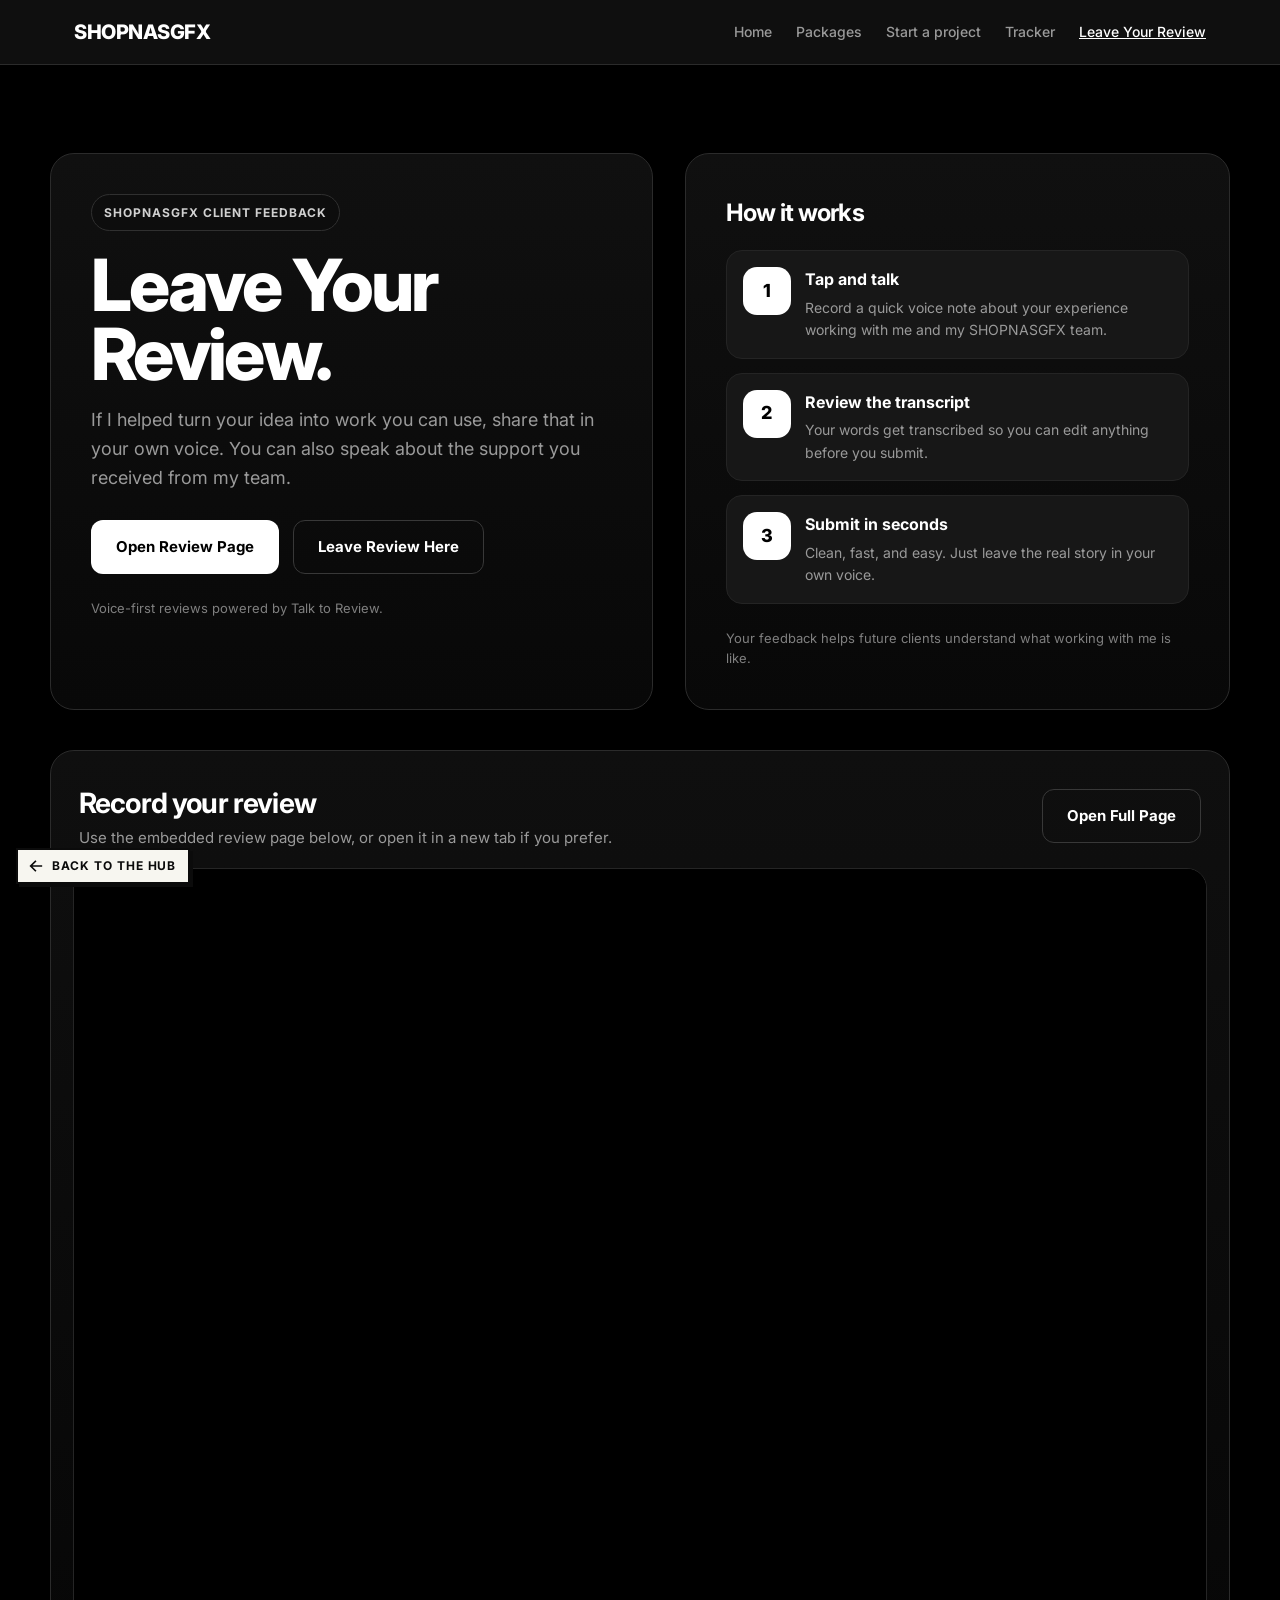
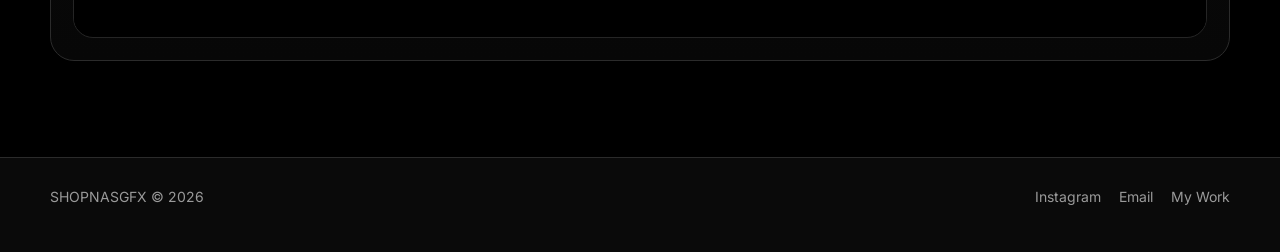
<file: reviews.html>
<!DOCTYPE html>
<html lang="en">
<head>
  <meta charset="UTF-8">
  <meta name="viewport" content="width=device-width, initial-scale=1.0">
  <title>Leave Your Review | SHOPNASGFX</title>
  <meta name="description" content="Leave a voice review about your experience with me and my SHOPNASGFX team.">
  <link href="https://fonts.googleapis.com/css2?family=Inter:wght@300;400;500;600;700;800&display=swap" rel="stylesheet">
  <style>
    * { margin: 0; padding: 0; box-sizing: border-box; }
    :root {
      --bg: #000000;
      --card: #111111;
      --card-2: #171717;
      --text: #ffffff;
      --muted: #9a9a9a;
      --border: #2b2b2b;
      --accent: #ffffff;
    }
    body {
      font-family: 'Inter', -apple-system, BlinkMacSystemFont, sans-serif;
      background: var(--bg);
      color: var(--text);
      line-height: 1.6;
      -webkit-font-smoothing: antialiased;
    }
    nav {
      position: sticky;
      top: 0;
      z-index: 50;
      background: rgba(17,17,17,0.92);
      backdrop-filter: blur(14px);
      border-bottom: 1px solid var(--border);
    }
    .nav-inner {
      max-width: 1180px;
      margin: 0 auto;
      padding: 16px 24px;
      display: flex;
      align-items: center;
      justify-content: space-between;
      gap: 20px;
    }
    .logo {
      color: var(--text);
      text-decoration: none;
      font-size: 20px;
      font-weight: 800;
      letter-spacing: -0.5px;
    }
    .nav-links {
      display: flex;
      gap: 24px;
      flex-wrap: wrap;
    }
    .nav-links a {
      color: var(--muted);
      text-decoration: none;
      font-size: 14px;
      font-weight: 500;
    }
    .nav-links a:hover, .nav-links a.active {
      color: var(--text);
      text-decoration: underline;
    }
    .hero {
      padding: 88px 24px 40px;
    }
    .hero-inner {
      max-width: 1180px;
      margin: 0 auto;
      display: grid;
      grid-template-columns: 1.05fr 0.95fr;
      gap: 32px;
      align-items: stretch;
    }
    .hero-copy, .hero-card {
      background: linear-gradient(180deg, #101010 0%, #080808 100%);
      border: 1px solid var(--border);
      border-radius: 24px;
      padding: 40px;
    }
    .eyebrow {
      display: inline-flex;
      align-items: center;
      gap: 8px;
      padding: 8px 12px;
      border: 1px solid #303030;
      border-radius: 999px;
      color: #d0d0d0;
      font-size: 12px;
      font-weight: 700;
      letter-spacing: 0.08em;
      text-transform: uppercase;
      margin-bottom: 20px;
      background: #0d0d0d;
    }
    h1 {
      font-size: clamp(40px, 7vw, 72px);
      line-height: 0.95;
      letter-spacing: -0.04em;
      margin-bottom: 18px;
      font-weight: 800;
    }
    .hero-copy p {
      max-width: 640px;
      color: var(--muted);
      font-size: 18px;
      margin-bottom: 28px;
    }
    .action-row {
      display: flex;
      gap: 14px;
      flex-wrap: wrap;
      margin-bottom: 24px;
    }
    .btn {
      display: inline-flex;
      align-items: center;
      justify-content: center;
      padding: 14px 24px;
      border-radius: 12px;
      font-size: 15px;
      font-weight: 700;
      text-decoration: none;
      transition: 0.2s ease;
      border: 1px solid transparent;
    }
    .btn-primary {
      background: var(--accent);
      color: #000;
    }
    .btn-primary:hover { transform: translateY(-1px); background: #e9e9e9; }
    .btn-secondary {
      background: transparent;
      color: var(--text);
      border-color: #383838;
    }
    .btn-secondary:hover { border-color: #5a5a5a; }
    .micro {
      color: #7f7f7f;
      font-size: 13px;
    }
    .hero-card h2 {
      font-size: 24px;
      margin-bottom: 18px;
      letter-spacing: -0.03em;
    }
    .steps {
      display: grid;
      gap: 14px;
      margin-bottom: 24px;
    }
    .step {
      display: grid;
      grid-template-columns: 48px 1fr;
      gap: 14px;
      align-items: start;
      padding: 16px;
      border-radius: 16px;
      background: var(--card-2);
      border: 1px solid #242424;
    }
    .step-num {
      width: 48px;
      height: 48px;
      border-radius: 14px;
      background: #fff;
      color: #000;
      display: flex;
      align-items: center;
      justify-content: center;
      font-weight: 800;
      font-size: 18px;
    }
    .step h3 {
      font-size: 16px;
      margin-bottom: 4px;
    }
    .step p {
      color: var(--muted);
      font-size: 14px;
    }
    .embed-section {
      padding: 0 24px 96px;
    }
    .embed-shell {
      max-width: 1180px;
      margin: 0 auto;
      background: linear-gradient(180deg, #0f0f0f 0%, #070707 100%);
      border: 1px solid var(--border);
      border-radius: 24px;
      padding: 22px;
    }
    .embed-header {
      display: flex;
      justify-content: space-between;
      align-items: center;
      gap: 16px;
      flex-wrap: wrap;
      padding: 8px 6px 18px;
    }
    .embed-header h2 {
      font-size: 28px;
      letter-spacing: -0.03em;
    }
    .embed-header p {
      color: var(--muted);
      font-size: 15px;
      max-width: 640px;
    }
    .iframe-wrap {
      overflow: hidden;
      border-radius: 20px;
      border: 1px solid #252525;
      background: #000;
      min-height: 760px;
    }
    iframe {
      width: 100%;
      min-height: 760px;
      border: 0;
      background: #000;
    }
    footer {
      border-top: 1px solid var(--border);
      background: #0a0a0a;
      padding: 28px 24px 44px;
    }
    .footer-inner {
      max-width: 1180px;
      margin: 0 auto;
      display: flex;
      justify-content: space-between;
      gap: 16px;
      flex-wrap: wrap;
      align-items: center;
    }
    .footer-inner p, .footer-inner a {
      color: var(--muted);
      font-size: 14px;
      text-decoration: none;
    }
    .footer-links {
      display: flex;
      gap: 18px;
      flex-wrap: wrap;
    }
    .footer-links a:hover { color: var(--text); text-decoration: underline; }
    @media (max-width: 900px) {
      .hero-inner { grid-template-columns: 1fr; }
      .hero-copy, .hero-card { padding: 28px; border-radius: 20px; }
    }
    @media (max-width: 768px) {
      .nav-links { gap: 14px; }
      h1 { font-size: 42px; }
      .hero-copy p { font-size: 16px; }
      .embed-shell { padding: 16px; border-radius: 20px; }
      .iframe-wrap, iframe { min-height: 680px; }
    }
  </style>
</head>
<body>
  <nav>
    <div class="nav-inner">
      <a href="/" class="logo">SHOPNASGFX</a>
      <div class="nav-links">
        <a href="/">Home</a>
        <a href="/index.html#packages">Packages</a>
        <a href="/index.html#quote">Start a project</a>
        <a href="https://innergclaw.github.io/shopnasgfx-tracker/">Tracker</a>
        <a href="/reviews.html" class="active">Leave Your Review</a>
      </div>
    </div>
  </nav>

  <section class="hero">
    <div class="hero-inner">
      <div class="hero-copy">
        <div class="eyebrow">SHOPNASGFX CLIENT FEEDBACK</div>
        <h1>Leave Your Review.</h1>
        <p>If I helped turn your idea into work you can use, share that in your own voice. You can also speak about the support you received from my team.</p>
        <div class="action-row">
          <a class="btn btn-primary" href="https://talktoreview.com/shopnasgfx" target="_blank" rel="noopener noreferrer">Open Review Page</a>
          <a class="btn btn-secondary" href="#review-form">Leave Review Here</a>
        </div>
        <div class="micro">Voice-first reviews powered by Talk to Review.</div>
      </div>
      <div class="hero-card">
        <h2>How it works</h2>
        <div class="steps">
          <div class="step">
            <div class="step-num">1</div>
            <div>
              <h3>Tap and talk</h3>
              <p>Record a quick voice note about your experience working with me and my SHOPNASGFX team.</p>
            </div>
          </div>
          <div class="step">
            <div class="step-num">2</div>
            <div>
              <h3>Review the transcript</h3>
              <p>Your words get transcribed so you can edit anything before you submit.</p>
            </div>
          </div>
          <div class="step">
            <div class="step-num">3</div>
            <div>
              <h3>Submit in seconds</h3>
              <p>Clean, fast, and easy. Just leave the real story in your own voice.</p>
            </div>
          </div>
        </div>
        <div class="micro">Your feedback helps future clients understand what working with me is like.</div>
      </div>
    </div>
  </section>

  <section class="embed-section" id="review-form">
    <div class="embed-shell">
      <div class="embed-header">
        <div>
          <h2>Record your review</h2>
          <p>Use the embedded review page below, or open it in a new tab if you prefer.</p>
        </div>
        <a class="btn btn-secondary" href="https://talktoreview.com/shopnasgfx" target="_blank" rel="noopener noreferrer">Open Full Page</a>
      </div>
      <div class="iframe-wrap">
        <iframe src="https://talktoreview.com/shopnasgfx" title="Leave a review for SHOPNASGFX" loading="lazy" referrerpolicy="strict-origin-when-cross-origin"></iframe>
      </div>
    </div>
  </section>

  <footer>
    <div class="footer-inner">
      <p>SHOPNASGFX © 2026</p>
      <div class="footer-links">
        <a href="https://instagram.com/shopnasgfx" target="_blank" rel="noopener noreferrer">Instagram</a>
        <a href="mailto:shopnasgfx@gmail.com">Email</a>
        <a href="https://www.behance.net/nasgfx" target="_blank" rel="noopener noreferrer">My Work</a>
      </div>
    </div>
  </footer>
<script src="hub-nav.js" defer data-bg="#F7F6F0" data-ink="#0B0B0B" data-accent="#C7FF38" data-accent-ink="#0B0B0B" data-icon="#0B0B0B" data-font="Inter,system-ui,-apple-system,Segoe UI,sans-serif"></script>
</body>
</html>
</file>
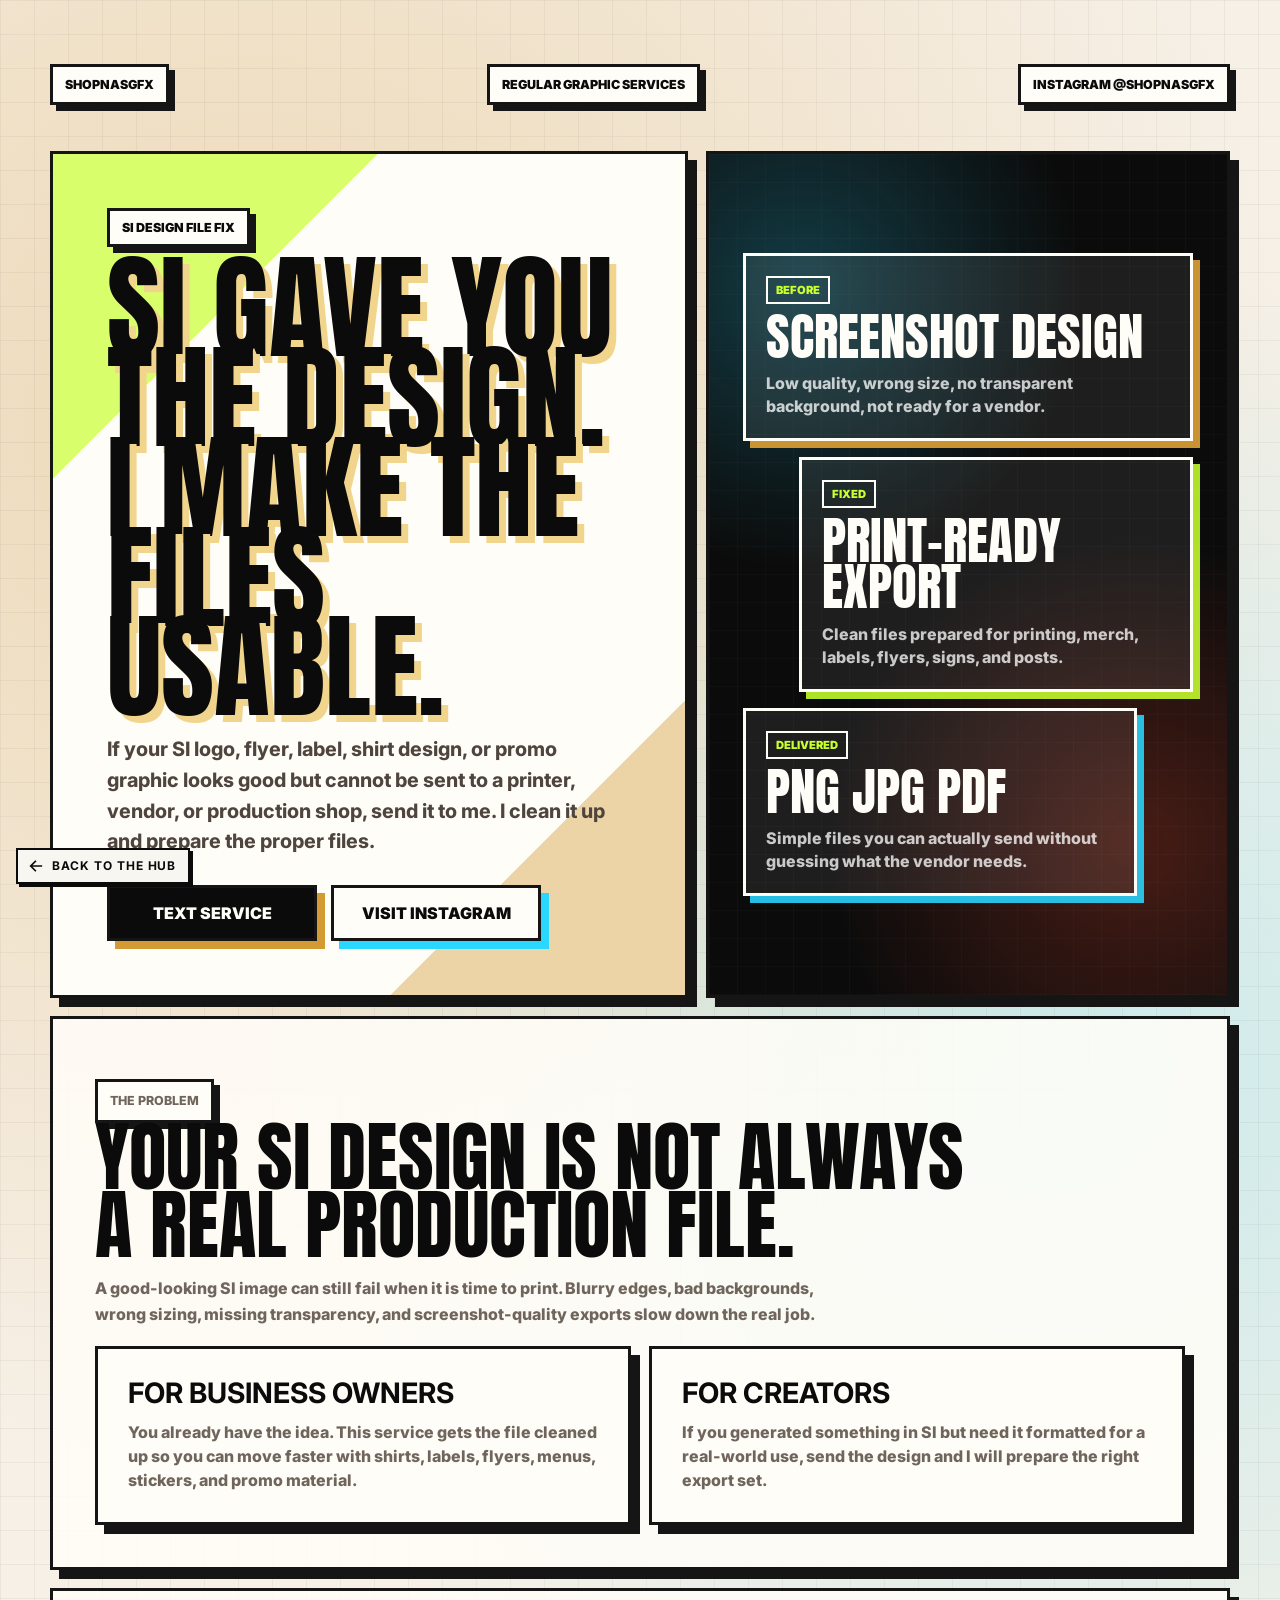
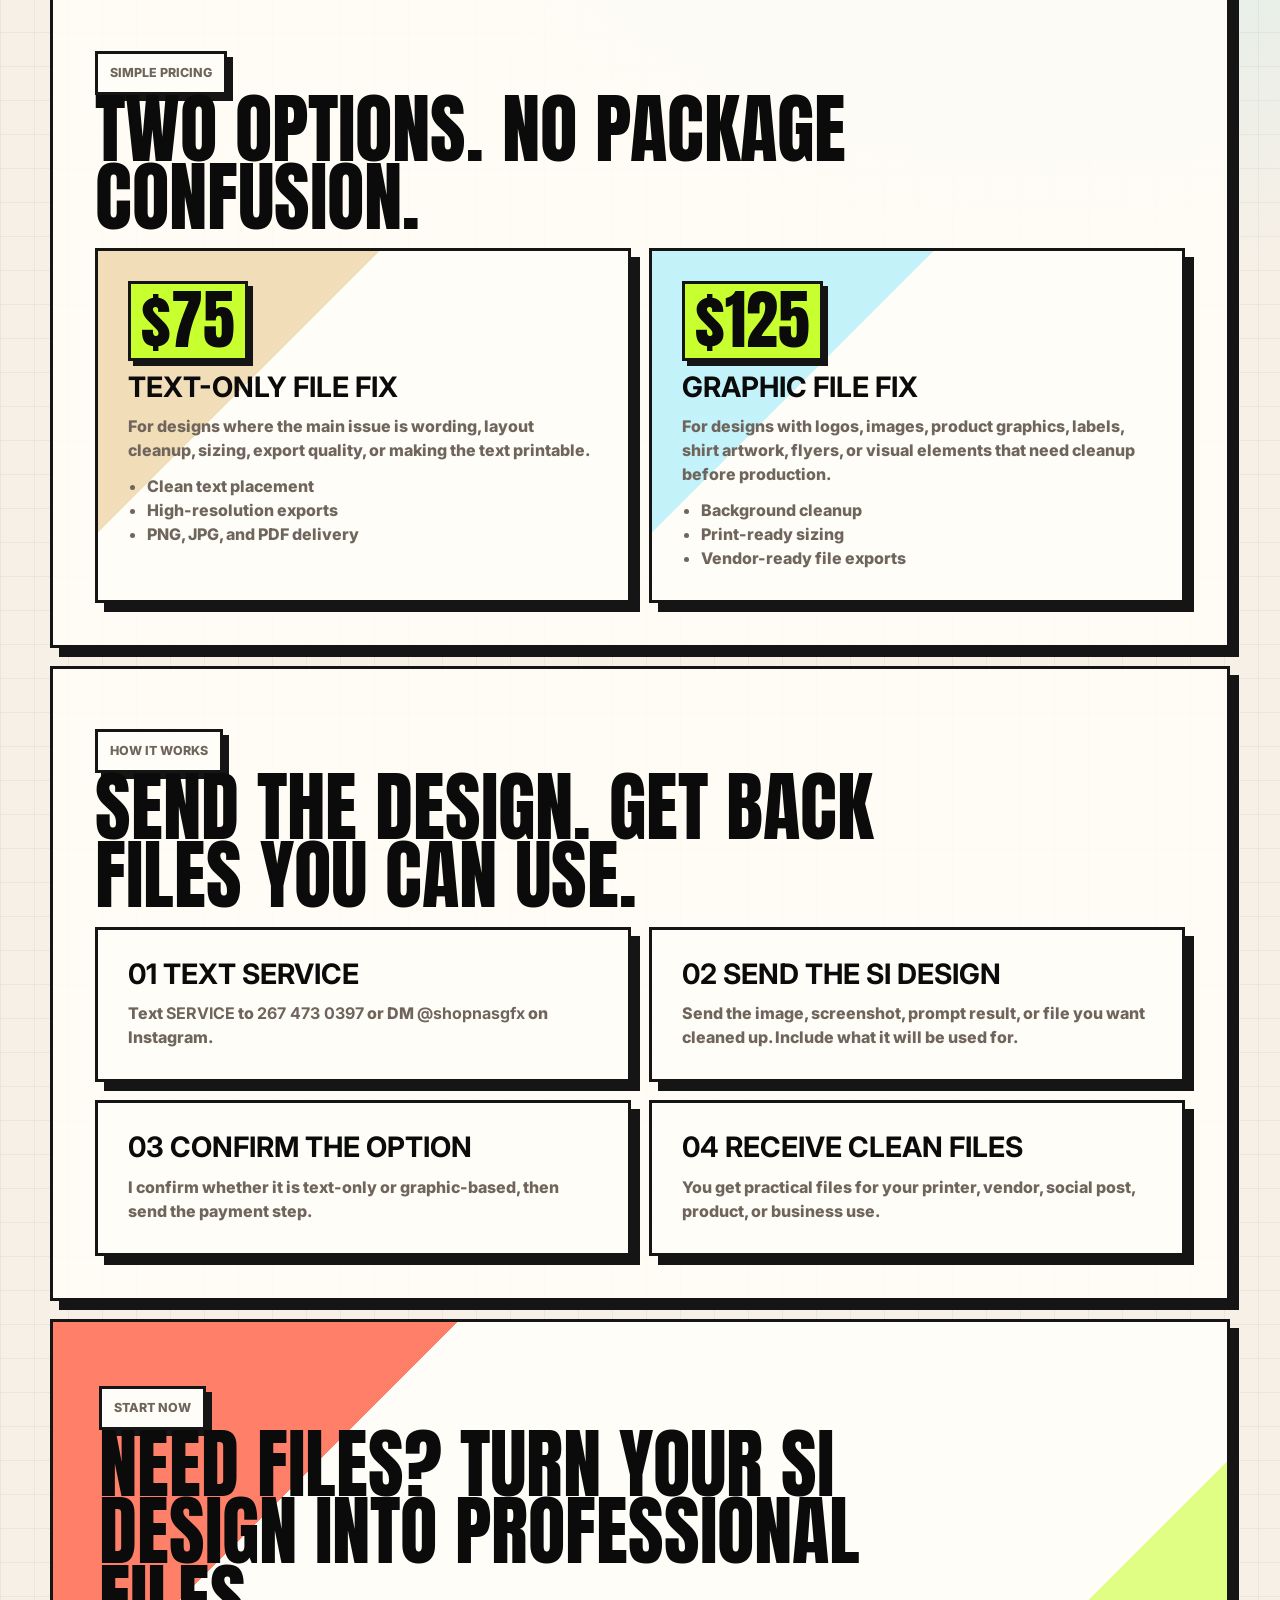
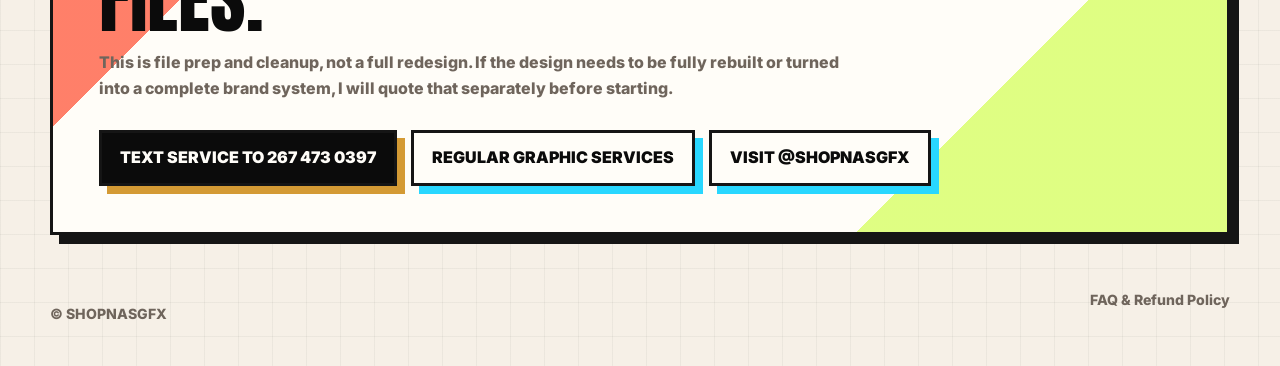
<file: si-design-file-fix.html>
<!DOCTYPE html>
<html lang="en">
<head>
  <meta charset="UTF-8" />
  <meta name="viewport" content="width=device-width, initial-scale=1.0" />
  <title>SI Design File Fix | SHOPNASGFX</title>
  <meta name="description" content="Send me your SI-generated design, and I will prepare usable files for print, merch, flyers, labels, and business use." />
  <link rel="preconnect" href="https://fonts.googleapis.com">
  <link rel="preconnect" href="https://fonts.gstatic.com" crossorigin>
  <link href="https://fonts.googleapis.com/css2?family=Anton&family=Inter:wght@400;500;600;700;800;900&display=swap" rel="stylesheet">
  <link rel="stylesheet" href="styles.css" />
  <style>
    :root {
      --ease-out: cubic-bezier(0.23, 1, 0.32, 1);
    }

    .file-fix-page {
      width: min(1180px, calc(100% - 28px));
      margin: 0 auto;
      padding: clamp(28px, 5vw, 70px) 0 34px;
    }

    .file-fix-nav {
      display: flex;
      align-items: center;
      justify-content: space-between;
      gap: 16px;
      margin-bottom: clamp(22px, 4vw, 46px);
    }

    .file-fix-nav a {
      border: 3px solid var(--line);
      background: var(--white);
      box-shadow: 6px 6px 0 var(--line);
      padding: 10px 12px;
      font-size: .78rem;
      font-weight: 1000;
      text-transform: uppercase;
      transition: transform .18s var(--ease-out), box-shadow .18s var(--ease-out);
    }

    .file-fix-hero {
      display: grid;
      grid-template-columns: minmax(0, 1fr) minmax(320px, .82fr);
      gap: 18px;
      align-items: stretch;
    }

    .file-fix-copy,
    .file-fix-visual,
    .file-fix-section,
    .file-fix-card,
    .file-fix-cta {
      border: 3px solid var(--line);
      background: rgba(255, 253, 248, .88);
      box-shadow: 9px 9px 0 var(--line);
    }

    .file-fix-copy {
      min-height: 640px;
      display: grid;
      align-content: center;
      padding: clamp(24px, 4.8vw, 54px);
      background:
        linear-gradient(135deg, rgba(200, 255, 46, .7) 0 22%, transparent 22% 100%),
        linear-gradient(315deg, rgba(212, 154, 52, .42) 0 20%, transparent 20% 100%),
        var(--white);
    }

    .file-fix-copy h1 {
      max-width: 900px;
      font-size: clamp(4.4rem, 9vw, 8.7rem);
      line-height: .78;
    }

    .file-fix-copy .lead {
      max-width: 760px;
      color: #4f453e;
      font-size: clamp(1.02rem, 2vw, 1.24rem);
    }

    .file-fix-actions {
      display: flex;
      gap: 14px;
      flex-wrap: wrap;
      margin-top: 28px;
    }

    .file-fix-actions .btn {
      width: auto;
      min-width: 210px;
      padding-inline: 18px;
    }

    .file-fix-visual {
      position: relative;
      min-height: 640px;
      display: grid;
      align-content: center;
      gap: 18px;
      padding: clamp(18px, 3vw, 34px);
      overflow: hidden;
      background:
        radial-gradient(circle at 18% 16%, rgba(41, 215, 255, .24), transparent 34%),
        radial-gradient(circle at 82% 82%, rgba(255, 79, 50, .25), transparent 38%),
        var(--ink);
      color: var(--white);
    }

    .file-fix-visual::before {
      content: "";
      position: absolute;
      inset: 0;
      background:
        linear-gradient(90deg, rgba(255,255,255,.08) 1px, transparent 1px),
        linear-gradient(180deg, rgba(255,255,255,.08) 1px, transparent 1px);
      background-size: 28px 28px;
      opacity: .28;
      pointer-events: none;
    }

    .file-card-stack {
      position: relative;
      z-index: 1;
      display: grid;
      gap: 16px;
    }

    .file-card {
      border: 3px solid var(--white);
      background: rgba(255, 253, 248, .08);
      box-shadow: 7px 7px 0 rgba(212, 154, 52, .95);
      padding: 20px;
      transform: translateY(0);
      animation: slowLift 5.5s var(--ease-out) infinite alternate;
    }

    .file-card:nth-child(2) {
      margin-left: clamp(18px, 5vw, 56px);
      animation-delay: .35s;
      box-shadow: 7px 7px 0 rgba(200, 255, 46, .88);
    }

    .file-card:nth-child(3) {
      margin-right: clamp(18px, 5vw, 56px);
      animation-delay: .7s;
      box-shadow: 7px 7px 0 rgba(41, 215, 255, .88);
    }

    .file-card span {
      display: inline-flex;
      margin-bottom: 10px;
      border: 2px solid var(--white);
      padding: 5px 8px;
      color: var(--lime);
      font-size: .7rem;
      font-weight: 1000;
      text-transform: uppercase;
    }

    .file-card strong {
      display: block;
      font-family: Anton, Impact, sans-serif;
      font-size: clamp(2rem, 4vw, 3.8rem);
      font-weight: 400;
      line-height: .9;
      text-transform: uppercase;
    }

    .file-card p {
      margin: 12px 0 0;
      color: rgba(255,255,255,.76);
      font-weight: 800;
      line-height: 1.45;
    }

    .file-fix-grid,
    .file-fix-pricing {
      display: grid;
      grid-template-columns: repeat(2, minmax(0, 1fr));
      gap: 18px;
      margin-top: 18px;
    }

    .file-fix-section {
      margin-top: 18px;
      padding: clamp(24px, 4vw, 42px);
    }

    .file-fix-section h2,
    .file-fix-cta h2 {
      max-width: 880px;
      font-size: clamp(2.8rem, 6vw, 6rem);
    }

    .file-fix-section > p,
    .file-fix-cta p {
      max-width: 760px;
      margin: 18px 0 0;
      color: var(--muted);
      font-weight: 800;
      line-height: 1.6;
    }

    .file-fix-card {
      display: grid;
      gap: 12px;
      align-content: start;
      padding: clamp(20px, 3vw, 30px);
    }

    .file-fix-card h3 {
      margin: 0;
      font-size: clamp(1.25rem, 2.2vw, 1.85rem);
      line-height: 1.05;
      text-transform: uppercase;
    }

    .file-fix-card p,
    .file-fix-card li {
      color: var(--muted);
      font-weight: 800;
      line-height: 1.5;
    }

    .file-fix-card p,
    .file-fix-card ul {
      margin: 0;
    }

    .file-fix-card ul {
      padding-left: 19px;
    }

    .price-pill {
      width: fit-content;
      border: 3px solid var(--line);
      background: var(--lime);
      box-shadow: 5px 5px 0 var(--line);
      padding: 8px 10px;
      font-family: Anton, Impact, sans-serif;
      font-size: clamp(2.5rem, 5vw, 4.4rem);
      font-weight: 400;
      line-height: .9;
    }

    .file-fix-pricing .file-fix-card:first-child {
      background:
        linear-gradient(135deg, rgba(212, 154, 52, .32) 0 32%, transparent 32% 100%),
        var(--white);
    }

    .file-fix-pricing .file-fix-card:last-child {
      background:
        linear-gradient(135deg, rgba(41, 215, 255, .28) 0 32%, transparent 32% 100%),
        var(--white);
    }

    .file-fix-cta {
      margin-top: 18px;
      padding: clamp(24px, 4vw, 46px);
      background:
        linear-gradient(135deg, rgba(255, 79, 50, .72) 0 24%, transparent 24% 100%),
        linear-gradient(315deg, rgba(200, 255, 46, .58) 0 22%, transparent 22% 100%),
        var(--white);
    }

    .reveal {
      opacity: 0;
      transform: translateY(18px);
      transition: opacity .5s var(--ease-out), transform .5s var(--ease-out);
    }

    .reveal.is-visible {
      opacity: 1;
      transform: translateY(0);
    }

    .file-fix-copy,
    .file-fix-visual {
      animation: pageEnter .55s var(--ease-out) both;
    }

    .file-fix-visual {
      animation-delay: .08s;
    }

    @keyframes pageEnter {
      from {
        opacity: 0;
        transform: translateY(16px);
      }
      to {
        opacity: 1;
        transform: translateY(0);
      }
    }

    @keyframes slowLift {
      from { transform: translateY(0); }
      to { transform: translateY(-8px); }
    }

    @media (hover: hover) and (pointer: fine) {
      .file-fix-nav a:hover,
      .file-fix-card:hover {
        transform: translate(4px, 4px);
        box-shadow: 5px 5px 0 var(--line);
      }
    }

    .file-fix-nav a:active,
    .file-fix-actions .btn:active {
      transform: scale(.98);
    }

    @media (max-width: 920px) {
      .file-fix-hero,
      .file-fix-grid,
      .file-fix-pricing {
        grid-template-columns: 1fr;
      }

      .file-fix-copy,
      .file-fix-visual {
        min-height: 0;
      }
    }

    @media (max-width: 640px) {
      .file-fix-page {
        width: min(100% - 22px, 1180px);
        padding-top: 22px;
      }

      .file-fix-nav {
        align-items: stretch;
        flex-direction: column;
      }

      .file-fix-copy,
      .file-fix-visual,
      .file-fix-section,
      .file-fix-card,
      .file-fix-cta {
        box-shadow: 5px 5px 0 var(--line);
      }

      .file-fix-copy h1 {
        font-size: clamp(4rem, 19vw, 5.8rem);
      }

      .file-fix-actions .btn {
        width: calc(100% - 8px);
      }

      .file-card:nth-child(2),
      .file-card:nth-child(3) {
        margin-left: 0;
        margin-right: 0;
      }
    }

    @media (prefers-reduced-motion: reduce) {
      html {
        scroll-behavior: auto;
      }

      .file-fix-copy,
      .file-fix-visual,
      .file-card,
      .reveal {
        animation: none;
        opacity: 1;
        transform: none;
        transition: none;
      }
    }
  </style>
</head>
<body>
  <main class="file-fix-page" id="top">
    <nav class="file-fix-nav" aria-label="SI Design File Fix navigation">
      <a href="index.html">SHOPNASGFX</a>
      <a href="https://shopnasgfx.com" target="_blank" rel="noopener noreferrer">Regular Graphic Services</a>
      <a href="https://instagram.com/shopnasgfx" target="_blank" rel="noopener noreferrer">Instagram @shopnasgfx</a>
    </nav>

    <section class="file-fix-hero" aria-label="SI Design File Fix service">
      <div class="file-fix-copy">
        <p class="eyebrow">SI Design File Fix</p>
        <h1>SI gave you the design. I make the files usable.</h1>
        <p class="lead">If your SI logo, flyer, label, shirt design, or promo graphic looks good but cannot be sent to a printer, vendor, or production shop, send it to me. I clean it up and prepare the proper files.</p>
        <div class="file-fix-actions" aria-label="Start the SI file fix service">
          <a class="btn" href="sms:2674730397?&body=SERVICE">Text SERVICE</a>
          <a class="btn secondary" href="https://instagram.com/shopnasgfx" target="_blank" rel="noopener noreferrer">Visit Instagram</a>
        </div>
      </div>

      <div class="file-fix-visual" aria-label="File conversion examples">
        <div class="file-card-stack">
          <article class="file-card">
            <span>Before</span>
            <strong>Screenshot design</strong>
            <p>Low quality, wrong size, no transparent background, not ready for a vendor.</p>
          </article>
          <article class="file-card">
            <span>Fixed</span>
            <strong>Print-ready export</strong>
            <p>Clean files prepared for printing, merch, labels, flyers, signs, and posts.</p>
          </article>
          <article class="file-card">
            <span>Delivered</span>
            <strong>PNG JPG PDF</strong>
            <p>Simple files you can actually send without guessing what the vendor needs.</p>
          </article>
        </div>
      </div>
    </section>

    <section class="file-fix-section reveal" aria-label="Who this service is for">
      <p class="eyebrow">The problem</p>
      <h2>Your SI design is not always a real production file.</h2>
      <p>A good-looking SI image can still fail when it is time to print. Blurry edges, bad backgrounds, wrong sizing, missing transparency, and screenshot-quality exports slow down the real job.</p>
      <div class="file-fix-grid">
        <article class="file-fix-card">
          <h3>For business owners</h3>
          <p>You already have the idea. This service gets the file cleaned up so you can move faster with shirts, labels, flyers, menus, stickers, and promo material.</p>
        </article>
        <article class="file-fix-card">
          <h3>For creators</h3>
          <p>If you generated something in SI but need it formatted for a real-world use, send the design and I will prepare the right export set.</p>
        </article>
      </div>
    </section>

    <section class="file-fix-section reveal" aria-label="SI Design File Fix pricing">
      <p class="eyebrow">Simple pricing</p>
      <h2>Two options. No package confusion.</h2>
      <div class="file-fix-pricing">
        <article class="file-fix-card">
          <span class="price-pill">$75</span>
          <h3>Text-only file fix</h3>
          <p>For designs where the main issue is wording, layout cleanup, sizing, export quality, or making the text printable.</p>
          <ul>
            <li>Clean text placement</li>
            <li>High-resolution exports</li>
            <li>PNG, JPG, and PDF delivery</li>
          </ul>
        </article>
        <article class="file-fix-card">
          <span class="price-pill">$125</span>
          <h3>Graphic file fix</h3>
          <p>For designs with logos, images, product graphics, labels, shirt artwork, flyers, or visual elements that need cleanup before production.</p>
          <ul>
            <li>Background cleanup</li>
            <li>Print-ready sizing</li>
            <li>Vendor-ready file exports</li>
          </ul>
        </article>
      </div>
    </section>

    <section class="file-fix-section reveal" aria-label="How the file fix works">
      <p class="eyebrow">How it works</p>
      <h2>Send the design. Get back files you can use.</h2>
      <div class="file-fix-grid">
        <article class="file-fix-card">
          <h3>01 Text SERVICE</h3>
          <p>Text <strong>SERVICE</strong> to <strong>267 473 0397</strong> or DM <strong>@shopnasgfx</strong> on Instagram.</p>
        </article>
        <article class="file-fix-card">
          <h3>02 Send the SI design</h3>
          <p>Send the image, screenshot, prompt result, or file you want cleaned up. Include what it will be used for.</p>
        </article>
        <article class="file-fix-card">
          <h3>03 Confirm the option</h3>
          <p>I confirm whether it is text-only or graphic-based, then send the payment step.</p>
        </article>
        <article class="file-fix-card">
          <h3>04 Receive clean files</h3>
          <p>You get practical files for your printer, vendor, social post, product, or business use.</p>
        </article>
      </div>
    </section>

    <section class="file-fix-cta reveal" aria-label="Start SI Design File Fix">
      <p class="eyebrow">Start now</p>
      <h2>Need files? Turn your SI design into professional files.</h2>
      <p>This is file prep and cleanup, not a full redesign. If the design needs to be fully rebuilt or turned into a complete brand system, I will quote that separately before starting.</p>
      <div class="file-fix-actions">
        <a class="btn" href="sms:2674730397?&body=SERVICE">Text SERVICE to 267 473 0397</a>
        <a class="btn secondary" href="https://shopnasgfx.com" target="_blank" rel="noopener noreferrer">Regular Graphic Services</a>
        <a class="btn secondary" href="https://instagram.com/shopnasgfx" target="_blank" rel="noopener noreferrer">Visit @shopnasgfx</a>
      </div>
    </section>
  </main>

  <footer>
    <p>© SHOPNASGFX</p>
    <a href="faq.html">FAQ & Refund Policy</a>
  </footer>

  <script>
    const revealItems = document.querySelectorAll('.reveal');

    if ('IntersectionObserver' in window) {
      const observer = new IntersectionObserver((entries) => {
        entries.forEach((entry) => {
          if (!entry.isIntersecting) return;
          entry.target.classList.add('is-visible');
          observer.unobserve(entry.target);
        });
      }, { threshold: 0.16 });

      revealItems.forEach((item) => observer.observe(item));
    } else {
      revealItems.forEach((item) => item.classList.add('is-visible'));
    }
  </script>
<script src="hub-nav.js" defer data-bg="#F7F6F0" data-ink="#0B0B0B" data-accent="#C7FF38" data-accent-ink="#0B0B0B" data-icon="#0B0B0B" data-font="Inter,system-ui,-apple-system,Segoe UI,sans-serif"></script>
</body>
</html>
</file>
<file: styles.css>
:root {
  --ink: #0b0b0b;
  --paper: #f6f0e7;
  --white: #fffdf8;
  --muted: #6f655c;
  --line: #151515;
  --gold: #d49a34;
  --gold-soft: #f2d58d;
  --lime: #c8ff2e;
  --coral: #ff4f32;
  --cyan: #29d7ff;
}

* { box-sizing: border-box; }

html {
  scroll-behavior: smooth;
  background: var(--paper);
}

body {
  min-height: 100vh;
  margin: 0;
  font-family: Inter, system-ui, -apple-system, BlinkMacSystemFont, "Segoe UI", sans-serif;
  color: var(--ink);
  background:
    linear-gradient(90deg, rgba(11,11,11,.045) 1px, transparent 1px),
    linear-gradient(180deg, rgba(11,11,11,.045) 1px, transparent 1px),
    radial-gradient(circle at 20% 12%, rgba(212,154,52,.28), transparent 32%),
    radial-gradient(circle at 82% 30%, rgba(41,215,255,.22), transparent 30%),
    var(--paper);
  background-size: 34px 34px, 34px 34px, auto, auto, auto;
}

a {
  color: inherit;
  text-decoration: none;
}

button,
input,
select,
textarea {
  font: inherit;
}

.page-shell {
  width: min(1180px, calc(100% - 28px));
  min-height: calc(100vh - 76px);
  margin: 0 auto;
  padding: clamp(42px, 6vw, 78px) 0 34px;
  display: grid;
  align-content: center;
  gap: clamp(24px, 4vw, 42px);
}

.site-layout {
  display: grid;
  grid-template-columns: minmax(280px, .82fr) minmax(0, 1.68fr);
  gap: 18px;
  align-items: stretch;
  min-height: min(760px, calc(100vh - 120px));
}

.site-info-panel,
.site-work-panel {
  border: 3px solid var(--line);
  background: rgba(255, 253, 248, .82);
  box-shadow: 9px 9px 0 var(--line);
}

.site-info-panel {
  display: grid;
  align-content: start;
  gap: 18px;
  padding: clamp(18px, 2.6vw, 28px);
}

.site-work-panel {
  min-width: 0;
  padding: clamp(18px, 2.6vw, 28px);
  overflow: hidden;
}

.work-panel-heading {
  display: flex;
  align-items: end;
  justify-content: space-between;
  gap: 18px;
  margin-bottom: 18px;
}

.work-panel-heading .eyebrow {
  margin-bottom: 0;
}

.work-panel-heading h2 {
  font-size: clamp(2.4rem, 4.6vw, 4.8rem);
  text-align: right;
}

.brand-hero {
  display: grid;
  justify-items: start;
  text-align: left;
}

.eyebrow {
  width: fit-content;
  margin: 0 0 16px;
  border: 3px solid var(--line);
  background: var(--white);
  box-shadow: 6px 6px 0 var(--line);
  padding: 9px 12px;
  font-size: .78rem;
  font-weight: 900;
  text-transform: uppercase;
  letter-spacing: 0;
}

h1,
h2 {
  margin: 0;
  font-family: Anton, Impact, sans-serif;
  font-weight: 400;
  letter-spacing: 0;
  text-transform: uppercase;
}

h1 {
  max-width: 940px;
  font-size: clamp(3.2rem, 6.8vw, 6.9rem);
  line-height: .82;
  text-shadow: 7px 7px 0 var(--gold-soft);
}

h2 {
  font-size: clamp(2.8rem, 6vw, 6rem);
  line-height: .88;
}

.lead {
  max-width: 720px;
  margin: 22px 0 0;
  color: var(--muted);
  font-size: clamp(1rem, 2vw, 1.24rem);
  font-weight: 750;
  line-height: 1.55;
}

.hero-actions {
  display: flex;
  justify-content: flex-start;
  gap: 14px;
  flex-wrap: wrap;
  margin-top: 26px;
}

.hero-actions .btn {
  width: auto;
  min-width: 190px;
}

.btn.secondary {
  background: var(--white);
  color: var(--ink);
  box-shadow: 8px 8px 0 var(--cyan);
}

.btn.secondary:hover {
  box-shadow: 4px 4px 0 var(--cyan);
}

.path-choice-grid {
  display: grid;
  grid-template-columns: 1fr;
  gap: 18px;
}

.path-choice-grid article {
  display: grid;
  gap: 18px;
  align-content: start;
  border: 3px solid var(--line);
  background: var(--white);
  box-shadow: 9px 9px 0 var(--line);
  padding: clamp(22px, 4vw, 38px);
}

.path-choice-grid article:first-child {
  background:
    linear-gradient(135deg, rgba(200,255,46,.72) 0 28%, transparent 28% 100%),
    var(--white);
}

.path-choice-grid article:last-child {
  background:
    linear-gradient(135deg, rgba(41,215,255,.64) 0 28%, transparent 28% 100%),
    var(--white);
}

.path-choice-grid h2 {
  max-width: 560px;
  font-size: clamp(2rem, 3.6vw, 3.2rem);
}

.path-choice-grid p:not(.eyebrow) {
  margin: 0;
  color: var(--muted);
  font-weight: 750;
  line-height: 1.55;
}

.path-choice-grid .btn {
  width: fit-content;
  max-width: 100%;
  padding-inline: 18px;
}

.logo-showcase {
  display: grid;
  grid-template-columns: repeat(4, minmax(0, 1fr));
  gap: 14px;
  align-items: center;
  max-height: 650px;
  overflow: auto;
  padding: 2px 8px 8px 2px;
  scrollbar-width: thin;
}

.logo-card {
  min-height: 154px;
  aspect-ratio: 1;
  display: grid;
  place-items: center;
  border: 3px solid var(--line);
  background: var(--white);
  box-shadow: 8px 8px 0 var(--line);
  padding: 18px;
  overflow: hidden;
  transition: transform .16s ease, box-shadow .16s ease;
}

.logo-card:nth-child(5n + 1) { background: var(--ink); }
.logo-card:nth-child(5n + 2) { background: var(--white); }
.logo-card:nth-child(5n + 3) { background: #efe3d2; }
.logo-card:nth-child(5n + 4) { background: #101010; }
.logo-card:nth-child(5n + 5) { background: #f1e4cf; }

.logo-card.client-logo-card {
  background: var(--white);
}

.logo-card:hover {
  transform: translate(4px, 4px);
  box-shadow: 4px 4px 0 var(--line);
}

.logo-card img {
  width: 100%;
  height: 100%;
  object-fit: contain;
  display: block;
}

.review-embed {
  border: 3px solid var(--line);
  border-radius: 12px;
  background: var(--white);
  box-shadow: 9px 9px 0 var(--line);
  overflow: hidden;
}

.review-embed iframe {
  display: block;
}

.dropdown-section,
.content-dropdown {
  display: grid;
}

.content-dropdown,
.included-card {
  border: 3px solid var(--line);
  background: var(--white);
  box-shadow: 9px 9px 0 var(--line);
}

.content-dropdown {
  overflow: hidden;
}

.content-dropdown summary {
  position: relative;
  display: grid;
  grid-template-columns: minmax(0, 1fr) auto;
  gap: 18px;
  align-items: center;
  padding: clamp(22px, 4vw, 38px);
  cursor: pointer;
  list-style: none;
}

.content-dropdown summary > span:first-child {
  min-width: 0;
}

.content-dropdown summary::-webkit-details-marker {
  display: none;
}

.included-dropdown summary {
  background:
    linear-gradient(135deg, rgba(255,196,0,.68) 0 24%, transparent 24% 100%),
    var(--white);
}

.pricing-dropdown summary {
  background:
    linear-gradient(135deg, rgba(41,215,255,.68) 0 24%, transparent 24% 100%),
    var(--white);
}

.content-dropdown[open] summary {
  border-bottom: 3px solid var(--line);
}

.content-dropdown .eyebrow {
  display: inline-flex;
  margin-bottom: 16px;
}

.dropdown-title {
  display: block;
  max-width: 820px;
  font-family: Anton, Impact, sans-serif;
  font-size: clamp(2.4rem, 6vw, 5rem);
  font-weight: 400;
  line-height: .9;
  text-transform: uppercase;
}

.dropdown-copy {
  display: block;
  max-width: 720px;
  margin: 18px 0 0;
  color: var(--muted);
  font-weight: 750;
  line-height: 1.6;
}

.dropdown-icon {
  position: relative;
  width: 54px;
  height: 54px;
  border: 3px solid var(--line);
  background: var(--ink);
  box-shadow: 5px 5px 0 var(--gold);
  display: grid;
  place-items: center;
  flex-shrink: 0;
}

.dropdown-icon::before,
.dropdown-icon::after {
  content: '';
  position: absolute;
  width: 22px;
  height: 4px;
  background: var(--white);
  transition: transform .18s ease;
}

.dropdown-icon::after {
  transform: rotate(90deg);
}

.content-dropdown[open] .dropdown-icon::after {
  transform: rotate(0deg);
}

.dropdown-body {
  padding: clamp(18px, 3vw, 28px);
}

.included-grid {
  display: grid;
  grid-template-columns: repeat(2, minmax(0, 1fr));
  gap: 18px;
}

.included-card {
  padding: 22px;
}

.included-card h3 {
  margin: 0 0 10px;
  font-size: clamp(1.1rem, 2vw, 1.35rem);
}

.included-card p {
  margin: 0;
  color: var(--muted);
  font-weight: 750;
  line-height: 1.55;
}

.pricing-card {
  border: 3px solid var(--line);
  background: var(--white);
  box-shadow: 9px 9px 0 var(--line);
}

.pricing-grid {
  display: grid;
  grid-template-columns: repeat(3, minmax(0, 1fr));
  gap: 18px;
}

.pricing-card {
  min-height: 100%;
  display: grid;
  gap: 12px;
  align-content: start;
  padding: 22px;
}

.pricing-card span {
  width: fit-content;
  border: 3px solid var(--line);
  background: var(--lime);
  box-shadow: 4px 4px 0 var(--line);
  padding: 6px 9px;
  font-size: .7rem;
  font-weight: 1000;
  text-transform: uppercase;
}

.pricing-card h3 {
  margin: 0;
  font-size: clamp(1.25rem, 2.4vw, 1.8rem);
  line-height: 1.05;
}

.pricing-card strong {
  font-family: Anton, Impact, sans-serif;
  font-size: clamp(2.4rem, 5vw, 4rem);
  font-weight: 400;
  line-height: .9;
}

.pricing-card p {
  margin: 0;
  color: var(--muted);
  font-weight: 750;
  line-height: 1.5;
}

.pricing-card a {
  width: fit-content;
  max-width: 100%;
  margin-top: 6px;
  border: 3px solid var(--line);
  background: var(--ink);
  color: var(--white);
  box-shadow: 5px 5px 0 var(--gold);
  padding: 10px 12px;
  font-size: .8rem;
  font-weight: 1000;
  line-height: 1.2;
  text-wrap: balance;
  text-transform: uppercase;
}

.pricing-note {
  margin: 6px 0 0;
  color: var(--muted);
  font-size: .9rem;
  font-weight: 750;
  line-height: 1.55;
  text-align: center;
}

.offer-panel,
.paid-panel {
  display: grid;
  grid-template-columns: minmax(0, .92fr) minmax(360px, 1.08fr);
  gap: 18px;
  align-items: stretch;
}

.offer-copy,
.paid-copy,
.contact-form {
  border: 3px solid var(--line);
  background: var(--white);
  box-shadow: 9px 9px 0 var(--line);
}

.offer-copy {
  padding: clamp(22px, 4vw, 38px);
  background:
    linear-gradient(135deg, rgba(200,255,46,.72) 0 28%, transparent 28% 100%),
    var(--white);
}

.paid-panel {
  grid-template-columns: minmax(360px, 1.04fr) minmax(0, .96fr);
}

.paid-copy {
  padding: clamp(22px, 4vw, 38px);
  background:
    linear-gradient(135deg, rgba(255,79,50,.72) 0 24%, transparent 24% 100%),
    linear-gradient(315deg, rgba(200,255,46,.58) 0 22%, transparent 22% 100%),
    var(--white);
}

.offer-copy p {
  margin: 18px 0 0;
  color: var(--muted);
  font-weight: 750;
  line-height: 1.6;
}

.paid-copy p {
  margin: 18px 0 0;
  color: var(--muted);
  font-weight: 750;
  line-height: 1.6;
}

.paid-steps {
  display: grid;
  gap: 10px;
  margin-top: 24px;
}

.paid-steps span {
  border: 3px solid var(--line);
  background: var(--ink);
  color: var(--white);
  box-shadow: 5px 5px 0 var(--gold);
  padding: 12px 14px;
  font-size: .84rem;
  font-weight: 1000;
  text-transform: uppercase;
}

.payment-link-list {
  display: grid;
  gap: 10px;
  margin-top: 20px;
}

.payment-link-list a {
  border: 3px solid var(--line);
  background: var(--white);
  color: var(--ink);
  box-shadow: 5px 5px 0 var(--lime);
  padding: 12px 14px;
  font-size: .84rem;
  font-weight: 1000;
  line-height: 1.2;
  text-transform: uppercase;
  transition: transform .16s ease, box-shadow .16s ease;
}

.payment-link-list a:hover {
  transform: translate(3px, 3px);
  box-shadow: 2px 2px 0 var(--lime);
}

.disclaimer {
  display: grid;
  gap: 8px;
  margin-top: 24px;
  border: 3px solid var(--line);
  background: var(--ink);
  color: var(--white);
  padding: 16px;
  box-shadow: 6px 6px 0 var(--coral);
}

.disclaimer strong {
  color: var(--lime);
  text-transform: uppercase;
  font-size: .82rem;
  font-weight: 1000;
}

.disclaimer span {
  color: rgba(255,255,255,.82);
  line-height: 1.5;
  font-weight: 750;
}

.contact-form {
  padding: clamp(18px, 3vw, 28px);
}

.field-row {
  display: grid;
  grid-template-columns: repeat(2, minmax(0, 1fr));
  gap: 12px;
}

label {
  display: block;
  margin-bottom: 13px;
}

label span {
  display: block;
  margin-bottom: 7px;
  font-size: .72rem;
  font-weight: 950;
  text-transform: uppercase;
}

input,
select,
textarea {
  width: 100%;
  max-width: 100%;
  min-width: 0;
  min-height: 48px;
  border: 3px solid var(--line);
  background: var(--white);
  color: var(--ink);
  padding: 11px 12px;
  font-weight: 750;
  font-size: max(1rem, 1em);
  outline: none;
}

textarea {
  min-height: 116px;
  resize: vertical;
}

input:focus,
select:focus,
textarea:focus {
  box-shadow: 0 0 0 4px var(--lime);
}

.btn {
  width: calc(100% - 8px);
  min-height: 56px;
  display: inline-flex;
  align-items: center;
  justify-content: center;
  padding: .85rem 1.25rem;
  border: 3px solid var(--line);
  background: var(--ink);
  color: var(--white);
  box-shadow: 8px 8px 0 var(--gold);
  font-weight: 1000;
  text-transform: uppercase;
  text-align: center;
  line-height: 1.2;
  white-space: normal;
  overflow-wrap: anywhere;
  cursor: pointer;
  transition: transform .16s ease, box-shadow .16s ease;
}

.btn:hover {
  transform: translate(4px, 4px);
  box-shadow: 4px 4px 0 var(--gold);
}

.btn:disabled {
  opacity: .72;
  cursor: wait;
}

.form-note {
  margin: 18px 0 0;
  color: var(--muted);
  font-size: .84rem;
  font-weight: 750;
  line-height: 1.45;
  text-align: center;
}

.form-note.success { color: #217445; }
.form-note.error { color: #b02f28; }

footer {
  width: min(1180px, calc(100% - 28px));
  margin: 0 auto;
  padding: 22px 0 30px;
  display: flex;
  justify-content: space-between;
  gap: 18px;
  color: var(--muted);
  font-size: .88rem;
  font-weight: 800;
}

@media (max-width: 980px) {
  .site-layout {
    grid-template-columns: 1fr;
    min-height: 0;
  }

  .logo-showcase {
    grid-template-columns: repeat(3, minmax(0, 1fr));
    max-height: none;
    overflow: visible;
  }

  .offer-panel,
  .paid-panel,
  .path-choice-grid {
    grid-template-columns: 1fr;
  }

  .included-grid {
    grid-template-columns: 1fr;
  }

  .pricing-grid {
    grid-template-columns: repeat(2, minmax(0, 1fr));
  }
}

@media (max-width: 640px) {
  .page-shell {
    width: min(100% - 22px, 1180px);
    padding-top: 32px;
  }

  .site-info-panel,
  .site-work-panel {
    box-shadow: 5px 5px 0 var(--line);
  }

  .site-info-panel,
  .site-work-panel {
    padding: 14px;
  }

  .work-panel-heading {
    display: grid;
    gap: 8px;
  }

  .work-panel-heading h2 {
    text-align: left;
  }

  h1 {
    font-size: clamp(3.6rem, 21vw, 5.6rem);
  }

  .logo-showcase {
    grid-template-columns: repeat(3, minmax(0, 1fr));
    gap: 8px;
  }

  .logo-card {
    min-height: 0;
    padding: 8px;
    box-shadow: 4px 4px 0 var(--line);
    border-width: 2px;
  }

  .field-row {
    grid-template-columns: 1fr;
  }

  .content-dropdown summary {
    grid-template-columns: minmax(0, 1fr) 46px;
    gap: 12px;
    align-items: start;
    padding: 20px 16px;
  }

  .content-dropdown .eyebrow {
    max-width: 100%;
    margin-bottom: 12px;
    box-shadow: 4px 4px 0 var(--line);
    font-size: .68rem;
    line-height: 1.15;
    white-space: normal;
  }

  .dropdown-title {
    font-size: clamp(2rem, 12vw, 3.7rem);
    line-height: .92;
  }

  .dropdown-copy {
    margin-top: 12px;
    font-size: .95rem;
    line-height: 1.45;
  }

  .dropdown-icon {
    width: 46px;
    height: 46px;
    justify-self: end;
    margin-top: 2px;
  }

  .dropdown-icon::before,
  .dropdown-icon::after {
    width: 18px;
  }

  .pricing-grid {
    grid-template-columns: 1fr;
  }

  footer {
    flex-direction: column;
  }
}

/* Conversion-focused homepage */
.home-page {
  -webkit-font-smoothing: antialiased;
  -moz-osx-font-smoothing: grayscale;
  font-synthesis: none;
}

.home-page .page-shell {
  min-height: auto;
  align-content: start;
  padding-top: 24px;
}

.skip-link {
  position: fixed;
  inset-block-start: 12px;
  inset-inline-start: 12px;
  z-index: 100;
  padding: 12px 16px;
  border: 3px solid var(--line);
  background: var(--white);
  box-shadow: 5px 5px 0 var(--lime);
  font-weight: 900;
  transform: translateY(-180%);
  transition: transform .16s ease;
}

.skip-link:focus {
  transform: translateY(0);
}

.conversion-nav {
  display: flex;
  align-items: center;
  justify-content: space-between;
  gap: 18px;
  border: 3px solid var(--line);
  background: rgba(255, 253, 248, .92);
  box-shadow: 7px 7px 0 var(--line);
  padding: 12px;
}

.brand-chip,
.conversion-nav nav a {
  min-height: 44px;
  display: inline-flex;
  align-items: center;
  justify-content: center;
  padding: 9px 12px;
  font-size: .78rem;
  font-weight: 950;
  text-transform: uppercase;
}

.brand-chip {
  border: 3px solid var(--line);
  background: var(--white);
  box-shadow: 4px 4px 0 var(--gold);
}

.conversion-nav nav {
  display: flex;
  align-items: center;
  justify-content: flex-end;
  gap: 6px;
  flex-wrap: wrap;
}

.conversion-nav nav a {
  transition: background-color .16s ease, color .16s ease, transform .16s ease;
}

.conversion-nav nav a:hover {
  background: var(--ink);
  color: var(--white);
}

.conversion-nav nav a:active {
  transform: scale(.96);
}

.conversion-nav .nav-cta {
  border: 3px solid var(--line);
  background: var(--lime);
  box-shadow: 4px 4px 0 var(--line);
}

.conversion-hero {
  display: grid;
  grid-template-columns: minmax(0, 1.03fr) minmax(390px, .97fr);
  gap: 18px;
  align-items: stretch;
}

.conversion-hero > * {
  min-width: 0;
}

.conversion-copy,
.lead-form,
.package-section,
.process-section,
.reach-section {
  border: 3px solid var(--line);
  background: var(--white);
  box-shadow: 9px 9px 0 var(--line);
}

.conversion-copy {
  display: grid;
  align-content: center;
  justify-items: start;
  padding: clamp(26px, 4.5vw, 54px);
  background:
    linear-gradient(135deg, rgba(212,154,52,.33) 0 28%, transparent 28% 100%),
    var(--white);
}

.hero-labels {
  display: flex;
  gap: 12px;
  flex-wrap: wrap;
  margin-bottom: 22px;
}

.hero-labels .eyebrow {
  margin: 0;
}

.home-page h1 {
  max-width: 11ch;
  font-size: clamp(3.8rem, 7.2vw, 6.6rem);
  line-height: .86;
  letter-spacing: -.01em;
  text-wrap: balance;
}

.home-page .lead {
  max-width: 60ch;
  font-size: clamp(1.02rem, 1.8vw, 1.22rem);
  text-wrap: pretty;
}

.hero-trust {
  display: flex;
  gap: 8px;
  flex-wrap: wrap;
  margin: 24px 0 0;
  padding: 0;
  list-style: none;
}

.hero-trust li {
  min-height: 40px;
  display: inline-flex;
  align-items: center;
  border: 2px solid var(--line);
  background: var(--white);
  padding: 8px 10px;
  font-size: .76rem;
  font-weight: 900;
  text-transform: uppercase;
}

.package-jump,
.text-link,
.utility-link a,
.footer-links a {
  color: var(--ink);
  font-weight: 900;
  text-decoration: underline;
  text-decoration-thickness: from-font;
  text-underline-position: from-font;
  text-decoration-skip-ink: auto;
}

.decision-label {
  margin: 28px 0 10px;
  font-size: .76rem;
  font-weight: 1000;
  letter-spacing: .08em;
  text-transform: uppercase;
}

.decision-actions {
  margin-top: 0;
}

.package-jump {
  min-height: 44px;
  display: inline-flex;
  align-items: center;
  margin-top: 8px;
}

.lead-form {
  scroll-margin-top: 18px;
  padding: clamp(22px, 3.4vw, 36px);
  background:
    linear-gradient(315deg, rgba(41,215,255,.36) 0 24%, transparent 24% 100%),
    var(--white);
}

.form-heading {
  margin-bottom: 22px;
}

.form-heading .eyebrow {
  margin-bottom: 18px;
}

.form-heading h2 {
  max-width: 10ch;
  font-size: clamp(2.8rem, 5.4vw, 4.7rem);
  line-height: .9;
  text-wrap: balance;
}

.form-heading > p:last-child {
  max-width: 52ch;
  margin: 16px 0 0;
  color: var(--muted);
  font-weight: 750;
  line-height: 1.55;
  text-wrap: pretty;
}

.lead-form label span {
  letter-spacing: .035em;
}

.lead-form label small {
  color: var(--muted);
  font-size: inherit;
  font-weight: 750;
}

.lead-form input,
.lead-form select,
.lead-form textarea {
  font-size: 1rem;
}

.lead-form .btn {
  width: 100%;
}

.trust-strip {
  display: grid;
  grid-template-columns: repeat(3, 1fr);
  gap: 12px;
}

.trust-strip article {
  min-height: 92px;
  display: grid;
  grid-template-columns: auto 1fr;
  gap: 12px;
  align-items: center;
  border: 3px solid var(--line);
  background: var(--ink);
  color: var(--white);
  box-shadow: 7px 7px 0 var(--gold);
  padding: 16px;
}

.trust-strip strong {
  font-family: Anton, Impact, sans-serif;
  color: var(--lime);
  font-size: 2rem;
  font-weight: 400;
  line-height: 1;
  font-variant-numeric: tabular-nums;
}

.trust-strip span {
  font-size: .82rem;
  font-weight: 900;
  line-height: 1.35;
  text-transform: uppercase;
}

.package-section,
.process-section,
.reach-section {
  padding: clamp(24px, 4vw, 44px);
  scroll-margin-top: 18px;
}

.package-section {
  background:
    linear-gradient(135deg, rgba(41,215,255,.35) 0 19%, transparent 19% 100%),
    var(--white);
}

.process-section {
  background:
    linear-gradient(135deg, rgba(200,255,46,.4) 0 17%, transparent 17% 100%),
    var(--white);
}

.section-heading {
  display: grid;
  grid-template-columns: minmax(0, 1.25fr) minmax(260px, .75fr);
  gap: 28px;
  align-items: end;
  margin-bottom: 28px;
}

.section-heading > * {
  min-width: 0;
}

.section-heading .eyebrow {
  margin-bottom: 18px;
}

.section-heading h2 {
  max-width: 100%;
  min-width: 0;
  font-size: clamp(1.75rem, 1.05rem + 3.4vw, 4rem);
  line-height: 1.15;
  text-wrap: balance;
  overflow-wrap: anywhere;
  overflow: visible;
}

.section-heading > p {
  max-width: 54ch;
  margin: 0;
  color: var(--muted);
  font-weight: 750;
  line-height: 1.6;
  text-wrap: pretty;
}

.conversion-pricing {
  grid-template-columns: repeat(2, minmax(0, 1fr));
}

.conversion-pricing .pricing-card {
  min-height: 320px;
}

.conversion-pricing .pricing-card p {
  max-width: 46ch;
  text-wrap: pretty;
}

.conversion-pricing .pricing-card a {
  min-height: 44px;
  display: inline-flex;
  align-items: center;
  justify-content: center;
  margin-top: auto;
  transition: transform .16s ease, box-shadow .16s ease;
}

.conversion-pricing .pricing-card a:hover {
  transform: translate(3px, 3px);
  box-shadow: 2px 2px 0 var(--gold);
}

.conversion-pricing .pricing-card a:active {
  transform: scale(.96);
}

.featured-package {
  background:
    linear-gradient(135deg, rgba(200,255,46,.36) 0 38%, transparent 38% 100%),
    var(--white);
}

.featured-package span {
  background: var(--coral);
  color: var(--white);
}

.process-grid {
  display: grid;
  grid-template-columns: repeat(3, minmax(0, 1fr));
  gap: 18px;
}

.process-grid article {
  border: 3px solid var(--line);
  background: var(--white);
  box-shadow: 7px 7px 0 var(--line);
  padding: 22px;
}

.process-grid strong {
  display: block;
  margin-bottom: 22px;
  font-family: Anton, Impact, sans-serif;
  color: var(--coral);
  font-size: 3rem;
  font-weight: 400;
  line-height: 1;
  font-variant-numeric: tabular-nums;
}

.process-grid h3 {
  margin: 0;
  font-size: 1.25rem;
}

.process-grid p {
  margin: 10px 0 0;
  color: var(--muted);
  font-weight: 700;
  line-height: 1.55;
  text-wrap: pretty;
}

.reach-section {
  display: grid;
  grid-template-columns: minmax(0, .8fr) minmax(360px, 1.2fr);
  gap: 28px;
  align-items: center;
  background:
    linear-gradient(315deg, rgba(255,79,50,.32) 0 22%, transparent 22% 100%),
    var(--white);
}

.reach-section h2 {
  max-width: 8ch;
  font-size: clamp(3rem, 6vw, 5.4rem);
  text-wrap: balance;
}

.reach-section p:not(.eyebrow) {
  max-width: 48ch;
  margin: 16px 0 0;
  color: var(--muted);
  font-weight: 750;
  line-height: 1.55;
}

.reach-links {
  display: grid;
  grid-template-columns: 1fr 1fr;
  gap: 12px;
}

.reach-links .btn:first-child {
  grid-column: 1 / -1;
}

.reach-links .btn {
  width: calc(100% - 8px);
  padding: 12px 16px;
  text-align: center;
}

.utility-link {
  grid-column: 1 / -1;
  margin: 0 !important;
  text-align: center;
}

.home-page .btn:active {
  transform: scale(.96);
}

.home-page footer {
  align-items: center;
}

.footer-links {
  display: flex;
  gap: 10px 18px;
  flex-wrap: wrap;
  justify-content: flex-end;
}

.mobile-quote-cta {
  display: none;
}

.motion-ready .reveal-section,
.motion-ready .reveal-item {
  opacity: 0;
  filter: blur(8px);
  will-change: transform, opacity, filter;
}

.motion-ready .reveal-section[data-reveal="up"] {
  transform: translateY(54px) scale(.985);
}

.motion-ready .reveal-section[data-reveal="left"] {
  transform: translateX(-58px) rotate(-.5deg);
}

.motion-ready .reveal-section[data-reveal="right"] {
  transform: translateX(58px) rotate(.5deg);
}

.motion-ready .reveal-section.is-visible,
.motion-ready .reveal-item.is-visible {
  opacity: 1;
  filter: blur(0);
  transform: translate(0) scale(1) rotate(0);
  transition: opacity .7s ease, transform .78s cubic-bezier(.2,.75,.2,1), filter .62s ease;
}

.motion-ready .reveal-item {
  transform: translateY(34px) scale(.97);
  transition-delay: var(--reveal-delay, 0ms) !important;
}

@media (max-width: 980px) {
  .conversion-hero,
  .section-heading,
  .reach-section {
    grid-template-columns: 1fr;
  }

  .home-page h1 {
    max-width: 12ch;
  }

  .section-heading > p {
    max-width: 64ch;
  }

  .process-grid {
    grid-template-columns: 1fr;
  }
}

@media (max-width: 700px) {
  .home-page {
    padding-bottom: calc(10.75rem + env(safe-area-inset-bottom, 0px));
  }

  .home-page .page-shell {
    width: min(100% - 22px, 1180px);
    padding-top: 14px;
  }

  .conversion-nav {
    align-items: stretch;
    box-shadow: 5px 5px 0 var(--line);
  }

  .conversion-nav nav {
    display: none;
  }

  .brand-chip {
    width: 100%;
  }

  .conversion-copy,
  .lead-form,
  .package-section,
  .process-section,
  .reach-section {
    box-shadow: 5px 5px 0 var(--line);
  }

  .conversion-copy {
    padding: 24px 18px 28px;
  }

  .hero-labels {
    display: grid;
  }

  .home-page h1 {
    max-width: 9ch;
    font-size: clamp(3.4rem, 17vw, 5rem);
  }

  .home-page .lead {
    margin-top: 20px;
    line-height: 1.5;
  }

  .home-page .hero-actions {
    display: grid;
    width: 100%;
  }

  .home-page .hero-actions .btn {
    width: calc(100% - 8px);
    min-width: 0;
  }

  .hero-trust {
    display: grid;
    width: 100%;
  }

  .direct-contact {
    display: grid;
  }

  .lead-form {
    padding: 22px 16px;
  }

  .field-row {
    grid-template-columns: 1fr;
  }

  .form-heading h2 {
    max-width: 100%;
    font-size: clamp(1.7rem, 1rem + 4.2vw, 2.75rem);
    line-height: 1.18;
    overflow-wrap: anywhere;
  }

  .trust-strip,
  .conversion-pricing,
  .reach-links {
    grid-template-columns: 1fr;
  }

  .trust-strip article {
    min-height: 76px;
  }

  .section-heading h2 {
    max-width: 100%;
    font-size: clamp(1.7rem, 1rem + 4.2vw, 2.75rem);
    line-height: 1.18;
    overflow-wrap: anywhere;
  }

  .conversion-pricing .pricing-card {
    min-height: 0;
  }

  .reach-links .btn:first-child,
  .utility-link {
    grid-column: auto;
  }

  .home-page footer {
    align-items: flex-start;
  }

  .footer-links {
    display: grid;
    justify-content: start;
  }

  .mobile-quote-cta {
    position: fixed;
    inset-inline: 11px;
    inset-block-end: 10px;
    z-index: 50;
    min-height: 56px;
    display: inline-flex;
    align-items: center;
    justify-content: center;
    border: 3px solid var(--line);
    background: var(--lime);
    color: var(--ink);
    box-shadow: 6px 6px 0 var(--line);
    font-size: .86rem;
    font-weight: 1000;
    text-transform: uppercase;
    transition: transform .16s ease, box-shadow .16s ease, opacity .16s ease;
  }

  .mobile-quote-cta:active {
    transform: scale(.96);
  }

  .mobile-quote-cta.is-hidden {
    opacity: 0;
    pointer-events: none;
    transform: translateY(calc(100% + 20px));
  }
}

@media (prefers-reduced-motion: reduce) {
  .home-page *,
  .home-page *::before,
  .home-page *::after {
    scroll-behavior: auto !important;
    transition-duration: .01ms !important;
  }

  .motion-ready .reveal-section,
  .motion-ready .reveal-item {
    opacity: 1 !important;
    filter: none !important;
    transform: none !important;
  }
}

.package-details { margin-top: 18px; display: grid; gap: 8px; }
.soft-details {
  border: 1px solid var(--line);
  border-radius: 16px;
  background: rgba(255, 255, 255, .72);
  min-width: 0;
}
.soft-details summary {
  cursor: pointer;
  padding: 12px 14px;
  font-weight: 700;
  line-height: 1.4;
  overflow-wrap: anywhere;
}
.soft-details summary:where(:not([aria-disabled="true"])):hover {
  background: rgba(199, 255, 56, .16);
}
.soft-details[open] summary {
  border-bottom: 1px solid var(--line);
}
.soft-details > p,
.soft-details > ul {
  margin: 0;
  padding: 12px 14px 14px;
  color: var(--muted);
  line-height: 1.55;
  text-wrap: pretty;
}
.pricing-card .soft-details {
  margin-top: 10px;
  background: rgba(255, 255, 255, .5);
}

.soft-details > p.example-link-wrap,
.example-link-wrap {
  padding-top: 0;
  color: var(--ink);
  display: flex;
  flex-wrap: wrap;
  column-gap: 1.25rem;
  align-items: center;
}

.example-link {
  display: inline-flex;
  align-items: center;
  min-height: 48px;
  font-size: 0.95rem;
  font-weight: 700;
  color: var(--ink);
  text-decoration: underline;
  text-underline-offset: 0.16em;
  overflow-wrap: anywhere;
}

.example-link:focus-visible {
  outline: 3px solid var(--lime);
  outline-offset: 4px;
}
</file>
